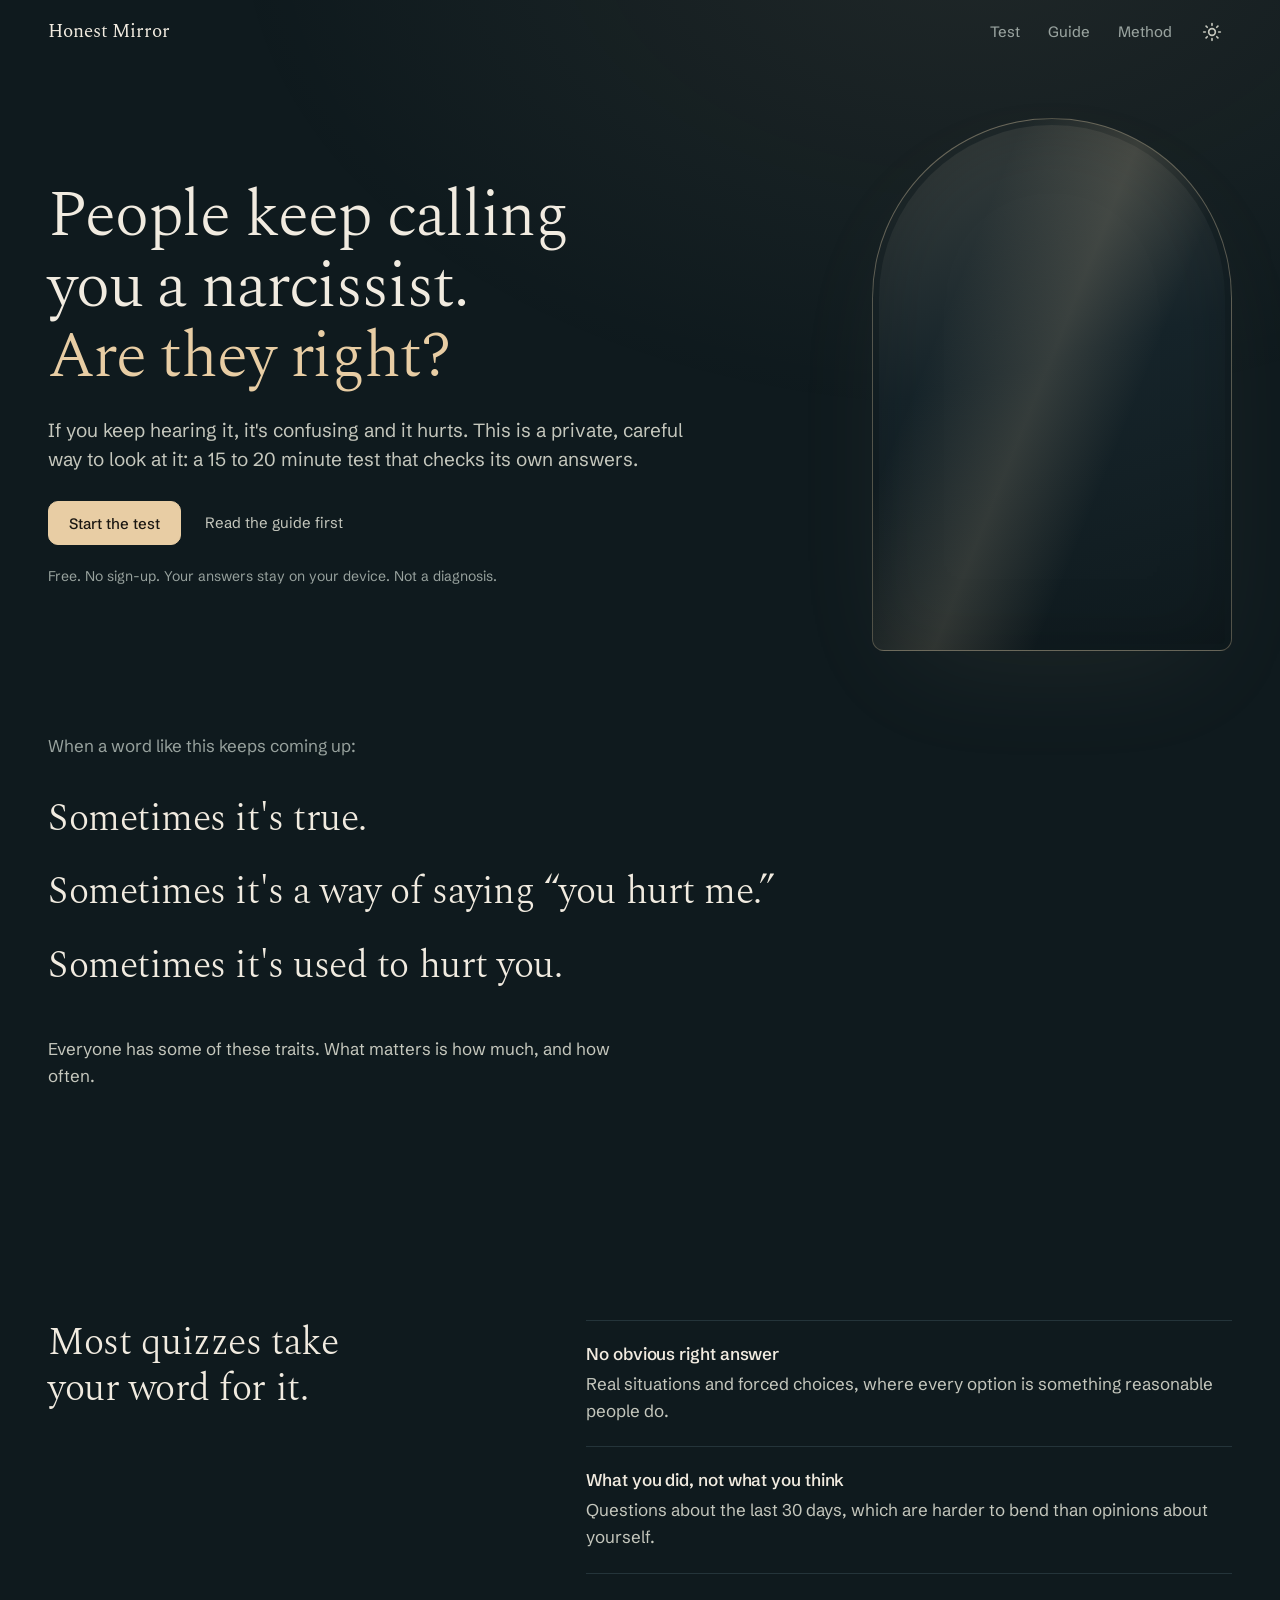
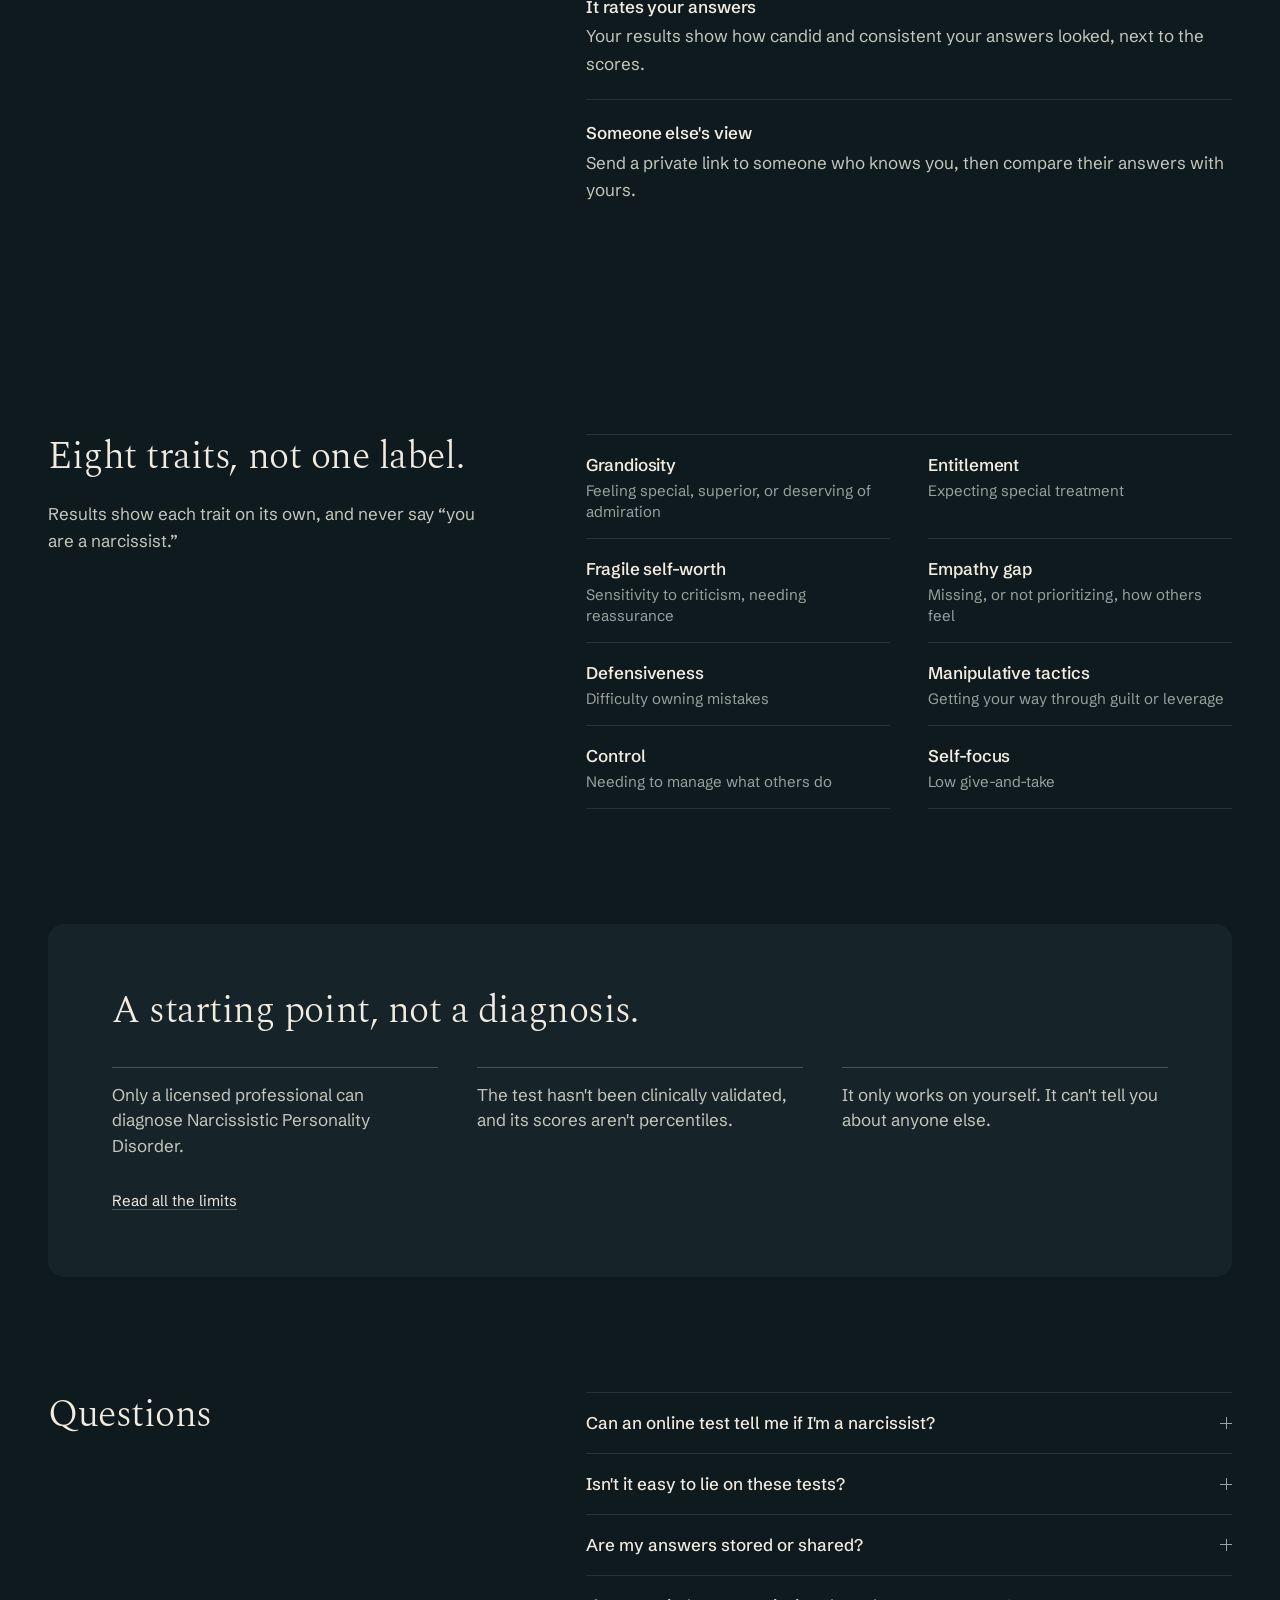
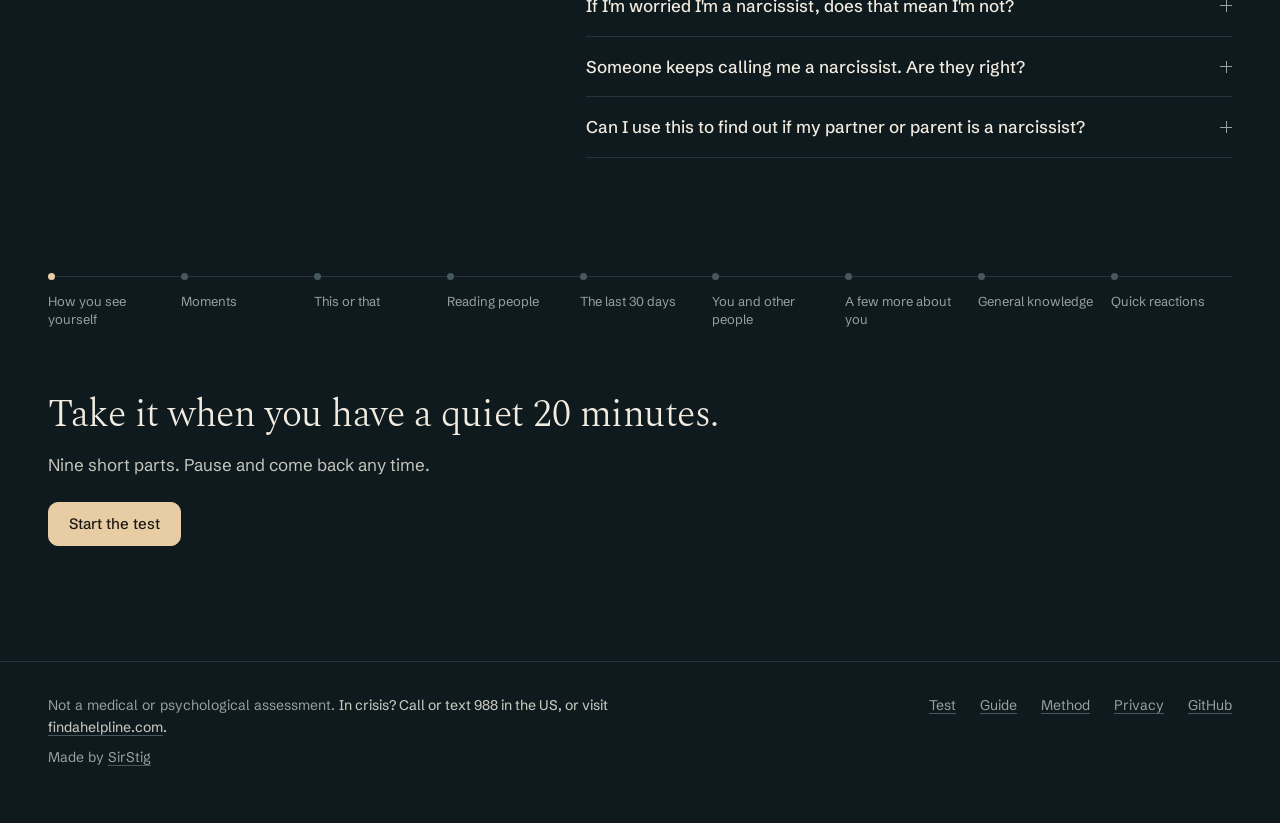
<file: index.html>
<!doctype html>
<html lang="en">
<head>
  <meta charset="utf-8">
  <meta name="viewport" content="width=device-width, initial-scale=1, viewport-fit=cover">
  <title>Am I a Narcissist? A Free, In-Depth Self-Reflection Test | Honest Mirror</title>
  <meta name="description" content="Keep getting called a narcissist, manipulative, or controlling? A free, private self-reflection test that checks its own answers and can compare them with the view of someone who knows you. Not a diagnosis.">
  <link rel="canonical" href="https://sirstig.github.io/honest-mirror/">
  <meta name="theme-color" content="#0f1a1e">
  <meta name="color-scheme" content="dark light">
  <meta property="og:type" content="website">
  <meta property="og:site_name" content="Honest Mirror">
  <meta property="og:title" content="Am I a Narcissist? A self-reflection test that checks its own answers">
  <meta property="og:description" content="Free, private, and hard to flatter yourself on. For anyone who keeps being called a narcissist, manipulative, controlling, or selfish. Not a diagnosis.">
  <meta property="og:url" content="https://sirstig.github.io/honest-mirror/">
  <meta property="og:image" content="https://sirstig.github.io/honest-mirror/assets/img/og.png">
  <meta property="og:image:width" content="1200">
  <meta property="og:image:height" content="630">
  <meta name="twitter:card" content="summary_large_image">
  <meta name="twitter:title" content="Am I a Narcissist? A self-reflection test that checks its own answers">
  <meta name="twitter:description" content="Free, private, and hard to flatter yourself on. Not a diagnosis.">
  <meta name="twitter:image" content="https://sirstig.github.io/honest-mirror/assets/img/og.png">
  <link rel="icon" href="assets/img/favicon.svg" type="image/svg+xml">
  <link rel="apple-touch-icon" href="assets/img/icon-192.png">
  <link rel="manifest" href="site.webmanifest">
  <link rel="preload" href="assets/fonts/schibsted-grotesk-latin-wght-normal.woff2" as="font" type="font/woff2" crossorigin>
  <link rel="stylesheet" href="assets/css/style.css">
  <script>(function(){try{document.documentElement.dataset.theme=localStorage.getItem("hm-theme")||"dark";}catch(e){}})();</script>
  <script type="application/ld+json">
  {
    "@context": "https://schema.org",
    "@graph": [
      {
        "@type": "WebSite",
        "name": "Honest Mirror",
        "url": "https://sirstig.github.io/honest-mirror/",
        "description": "A free, private, in-depth self-reflection test for narcissistic, manipulative, controlling, and self-focused traits.",
        "author": { "@type": "Person", "name": "SirStig", "url": "https://github.com/SirStig" }
      },
      {
        "@type": "WebApplication",
        "name": "Honest Mirror Self-Reflection Test",
        "url": "https://sirstig.github.io/honest-mirror/test/",
        "applicationCategory": "HealthApplication",
        "operatingSystem": "Any",
        "isAccessibleForFree": true,
        "offers": { "@type": "Offer", "price": "0", "priceCurrency": "USD" },
        "author": { "@type": "Person", "name": "SirStig", "url": "https://github.com/SirStig" }
      },
      {
        "@type": "FAQPage",
        "mainEntity": [
          { "@type": "Question", "name": "Can an online test tell me if I'm a narcissist?", "acceptedAnswer": { "@type": "Answer", "text": "No. Only a licensed mental health professional can diagnose Narcissistic Personality Disorder. This test shows which traits came through in your answers and how far those answers can be trusted." } },
          { "@type": "Question", "name": "Isn't it easy to lie on these tests?", "acceptedAnswer": { "@type": "Answer", "text": "On short quizzes, yes. This one makes it harder and more visible, with scenarios that have no obvious right answer, questions about recent behavior, built-in checks, and optional ratings from someone who knows you. A determined person can still fake it." } },
          { "@type": "Question", "name": "Are my answers stored or shared?", "acceptedAnswer": { "@type": "Answer", "text": "They stay in your browser, on your device. There are no accounts, no analytics, and no server receiving your answers. Clearing your browser data erases them." } },
          { "@type": "Question", "name": "If I'm worried I'm a narcissist, does that mean I'm not?", "acceptedAnswer": { "@type": "Answer", "text": "Not necessarily. That's a popular myth. People with narcissistic traits can be self-aware, especially those with more vulnerable traits. Worrying about your impact is a good sign, but it isn't proof either way." } },
          { "@type": "Question", "name": "Someone keeps calling me a narcissist. Are they right?", "acceptedAnswer": { "@type": "Answer", "text": "Maybe, partly, or not at all. The word can point at a real pattern, stand in for \"you hurt me,\" or be used as a weapon." } },
          { "@type": "Question", "name": "Can I use this to find out if my partner or parent is a narcissist?", "acceptedAnswer": { "@type": "Answer", "text": "No. It only works for looking at yourself. Answering for someone else won't give meaningful results." } }
        ]
      }
    ]
  }
  </script>
</head>
<body>
  <a class="skip" href="#main">Skip to content</a>
  <header class="site-header">
    <div class="wrap">
      <a class="brand" href="./" aria-label="Honest Mirror home">Honest Mirror</a>
      <div class="header-right">
        <nav class="nav" aria-label="Main">
          <a href="test/">Test</a>
          <a href="learn/">Guide</a>
          <a href="about/">Method</a>
        </nav>
        <button class="icon-btn" type="button" data-theme-toggle aria-label="Switch theme"><svg class="theme-sun" viewBox="0 0 24 24" fill="none" stroke="currentColor" stroke-width="2" stroke-linecap="round" aria-hidden="true"><circle cx="12" cy="12" r="4"/><path d="M12 2v2M12 20v2M4.9 4.9l1.4 1.4M17.7 17.7l1.4 1.4M2 12h2M20 12h2M4.9 19.1l1.4-1.4M17.7 6.3l1.4-1.4"/></svg><svg class="theme-moon" viewBox="0 0 24 24" fill="none" stroke="currentColor" stroke-width="2" stroke-linecap="round" stroke-linejoin="round" aria-hidden="true"><path d="M21 12.8A9 9 0 1 1 11.2 3a7 7 0 0 0 9.8 9.8z"/></svg></button>
      </div>
    </div>
  </header>

  <main id="main">
    <section class="hero wrap">
      <div>
        <h1>People keep calling you a narcissist. <span>Are they right?</span></h1>
        <p class="lede">If you keep hearing it, it's confusing and it hurts. This is a private, careful way to look at it: a 15 to 20 minute test that checks its own answers.</p>
        <div class="cta">
          <a class="btn" href="test/">Start the test</a>
          <a href="learn/">Read the guide first</a>
        </div>
        <p class="facts">Free. No sign-up. Your answers stay on your device. Not a diagnosis.</p>
      </div>
      <div class="mirror" aria-hidden="true"></div>
    </section>

    <section class="section tight">
      <div class="wrap said">
        <p class="said-lead">When a word like this keeps coming up:</p>
        <ul class="said-list">
          <li>Sometimes it's true.</li>
          <li>Sometimes it's a way of saying “you hurt me.”</li>
          <li>Sometimes it's used to hurt you.</li>
        </ul>
        <p>Everyone has some of these traits. What matters is how much, and how often.</p>
      </div>
    </section>

    <section class="section">
      <div class="wrap section-grid">
        <h2>Most quizzes take your word for it.</h2>
        <ul class="rows">
          <li><h3>No obvious right answer</h3><p>Real situations and forced choices, where every option is something reasonable people do.</p></li>
          <li><h3>What you did, not what you think</h3><p>Questions about the last 30 days, which are harder to bend than opinions about yourself.</p></li>
          <li><h3>It rates your answers</h3><p>Your results show how candid and consistent your answers looked, next to the scores.</p></li>
          <li><h3>Someone else's view</h3><p>Send a private link to someone who knows you, then compare their answers with yours.</p></li>
        </ul>
      </div>
    </section>

    <section class="section">
      <div class="wrap section-grid">
        <div>
          <h2>Eight traits, not one label.</h2>
          <p>Results show each trait on its own, and never say “you are a narcissist.”</p>
        </div>
        <ul class="traits">
          <li><b>Grandiosity</b><span>Feeling special, superior, or deserving of admiration</span></li>
          <li><b>Entitlement</b><span>Expecting special treatment</span></li>
          <li><b>Fragile self-worth</b><span>Sensitivity to criticism, needing reassurance</span></li>
          <li><b>Empathy gap</b><span>Missing, or not prioritizing, how others feel</span></li>
          <li><b>Defensiveness</b><span>Difficulty owning mistakes</span></li>
          <li><b>Manipulative tactics</b><span>Getting your way through guilt or leverage</span></li>
          <li><b>Control</b><span>Needing to manage what others do</span></li>
          <li><b>Self-focus</b><span>Low give-and-take</span></li>
        </ul>
      </div>
    </section>

    <section class="wrap">
      <div class="limits">
        <h2>A starting point, not a diagnosis.</h2>
        <ul>
          <li>Only a licensed professional can diagnose Narcissistic Personality Disorder.</li>
          <li>The test hasn't been clinically validated, and its scores aren't percentiles.</li>
          <li>It only works on yourself. It can't tell you about anyone else.</li>
        </ul>
        <a href="about/#limits">Read all the limits</a>
      </div>
    </section>

    <section class="section">
      <div class="wrap section-grid">
        <h2>Questions</h2>
        <div class="faq-list">
          <details class="faq"><summary>Can an online test tell me if I'm a narcissist?</summary><p>No. Only a licensed mental health professional can diagnose Narcissistic Personality Disorder. This test shows which traits came through in your answers and how far those answers can be trusted.</p></details>
          <details class="faq"><summary>Isn't it easy to lie on these tests?</summary><p>On short quizzes, yes. This one makes it harder and more visible, with scenarios that have no obvious right answer, questions about recent behavior, built-in checks, and optional ratings from someone who knows you. A determined person can still fake it. <a href="about/">See the method.</a></p></details>
          <details class="faq"><summary>Are my answers stored or shared?</summary><p>They stay in your browser, on your device. There are no accounts, no analytics, and no server receiving your answers. Clearing your browser data erases them.</p></details>
          <details class="faq"><summary>If I'm worried I'm a narcissist, does that mean I'm not?</summary><p>Not necessarily. That's a popular myth. People with narcissistic traits can be self-aware, especially those with more vulnerable traits. Worrying about your impact is a good sign, but it isn't proof either way.</p></details>
          <details class="faq"><summary>Someone keeps calling me a narcissist. Are they right?</summary><p>Maybe, partly, or not at all. The word can point at a real pattern, stand in for “you hurt me,” or be used as a weapon. <a href="learn/#called">The guide covers how to tell the difference.</a></p></details>
          <details class="faq"><summary>Can I use this to find out if my partner or parent is a narcissist?</summary><p>No. It only works for looking at yourself. To make sense of someone in your life, start with the <a href="learn/">guide</a>. If you feel unsafe, the <a href="https://www.thehotline.org/" target="_blank" rel="noopener">National Domestic Violence Hotline</a> is free and confidential.</p></details>
        </div>
      </div>
    </section>

    <section class="close">
      <div class="wrap">
        <ol class="line" aria-label="The nine parts of the test">
          <li>How you see yourself</li>
          <li>Moments</li>
          <li>This or that</li>
          <li>Reading people</li>
          <li>The last 30 days</li>
          <li>You and other people</li>
          <li>A few more about you</li>
          <li>General knowledge</li>
          <li>Quick reactions</li>
        </ol>
        <h2 style="margin-top:64px">Take it when you have a quiet 20 minutes.</h2>
        <p>Nine short parts. Pause and come back any time.</p>
        <a class="btn" href="test/">Start the test</a>
      </div>
    </section>
  </main>

  <footer class="site-footer">
    <div class="wrap">
      <div>
        <p>Not a medical or psychological assessment. <strong>In crisis? Call or text 988 in the US, or visit <a href="https://findahelpline.com/" target="_blank" rel="noopener">findahelpline.com</a>.</strong></p>
        <p>Made by <a href="https://github.com/SirStig">SirStig</a></p>
      </div>
      <ul>
        <li><a href="test/">Test</a></li>
        <li><a href="learn/">Guide</a></li>
        <li><a href="about/">Method</a></li>
        <li><a href="about/#privacy">Privacy</a></li>
        <li><a href="https://github.com/SirStig">GitHub</a></li>
      </ul>
    </div>
  </footer>
  <script src="assets/js/site.js" defer></script>
</body>
</html>
</file>
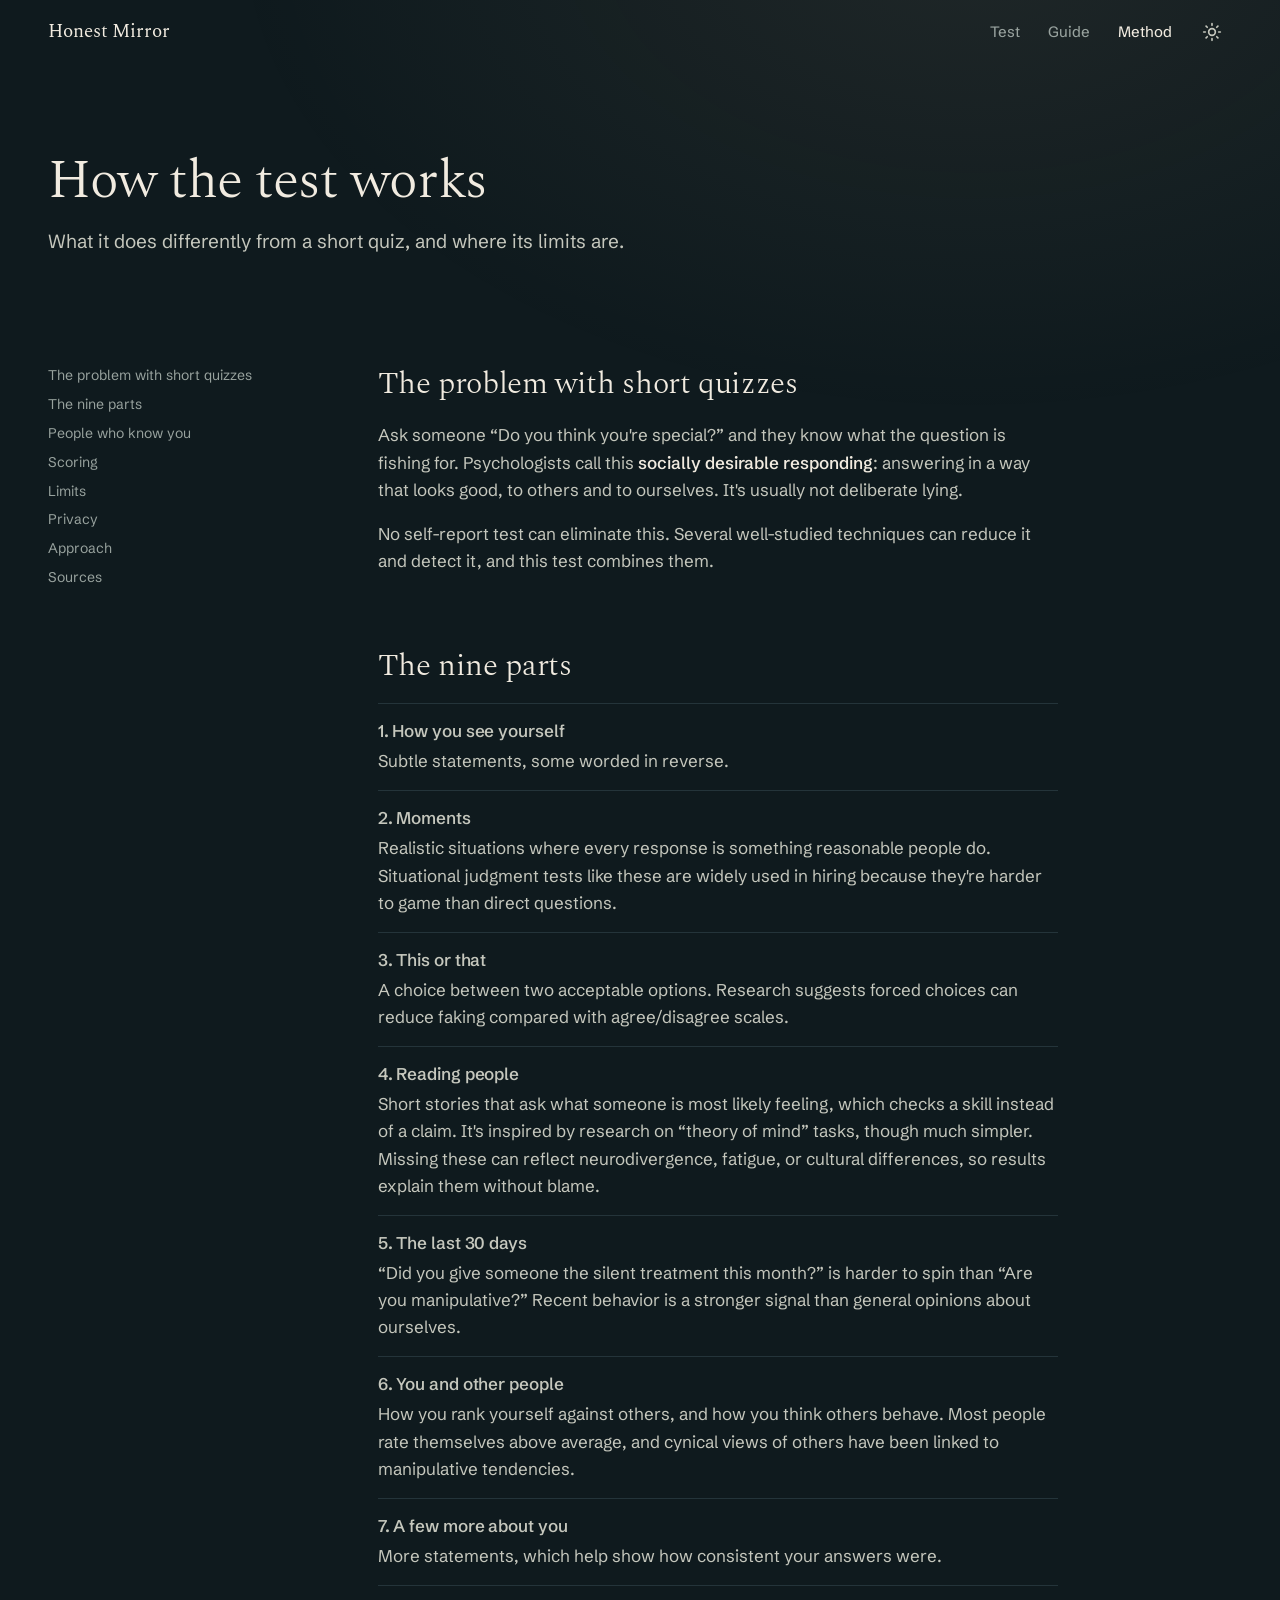
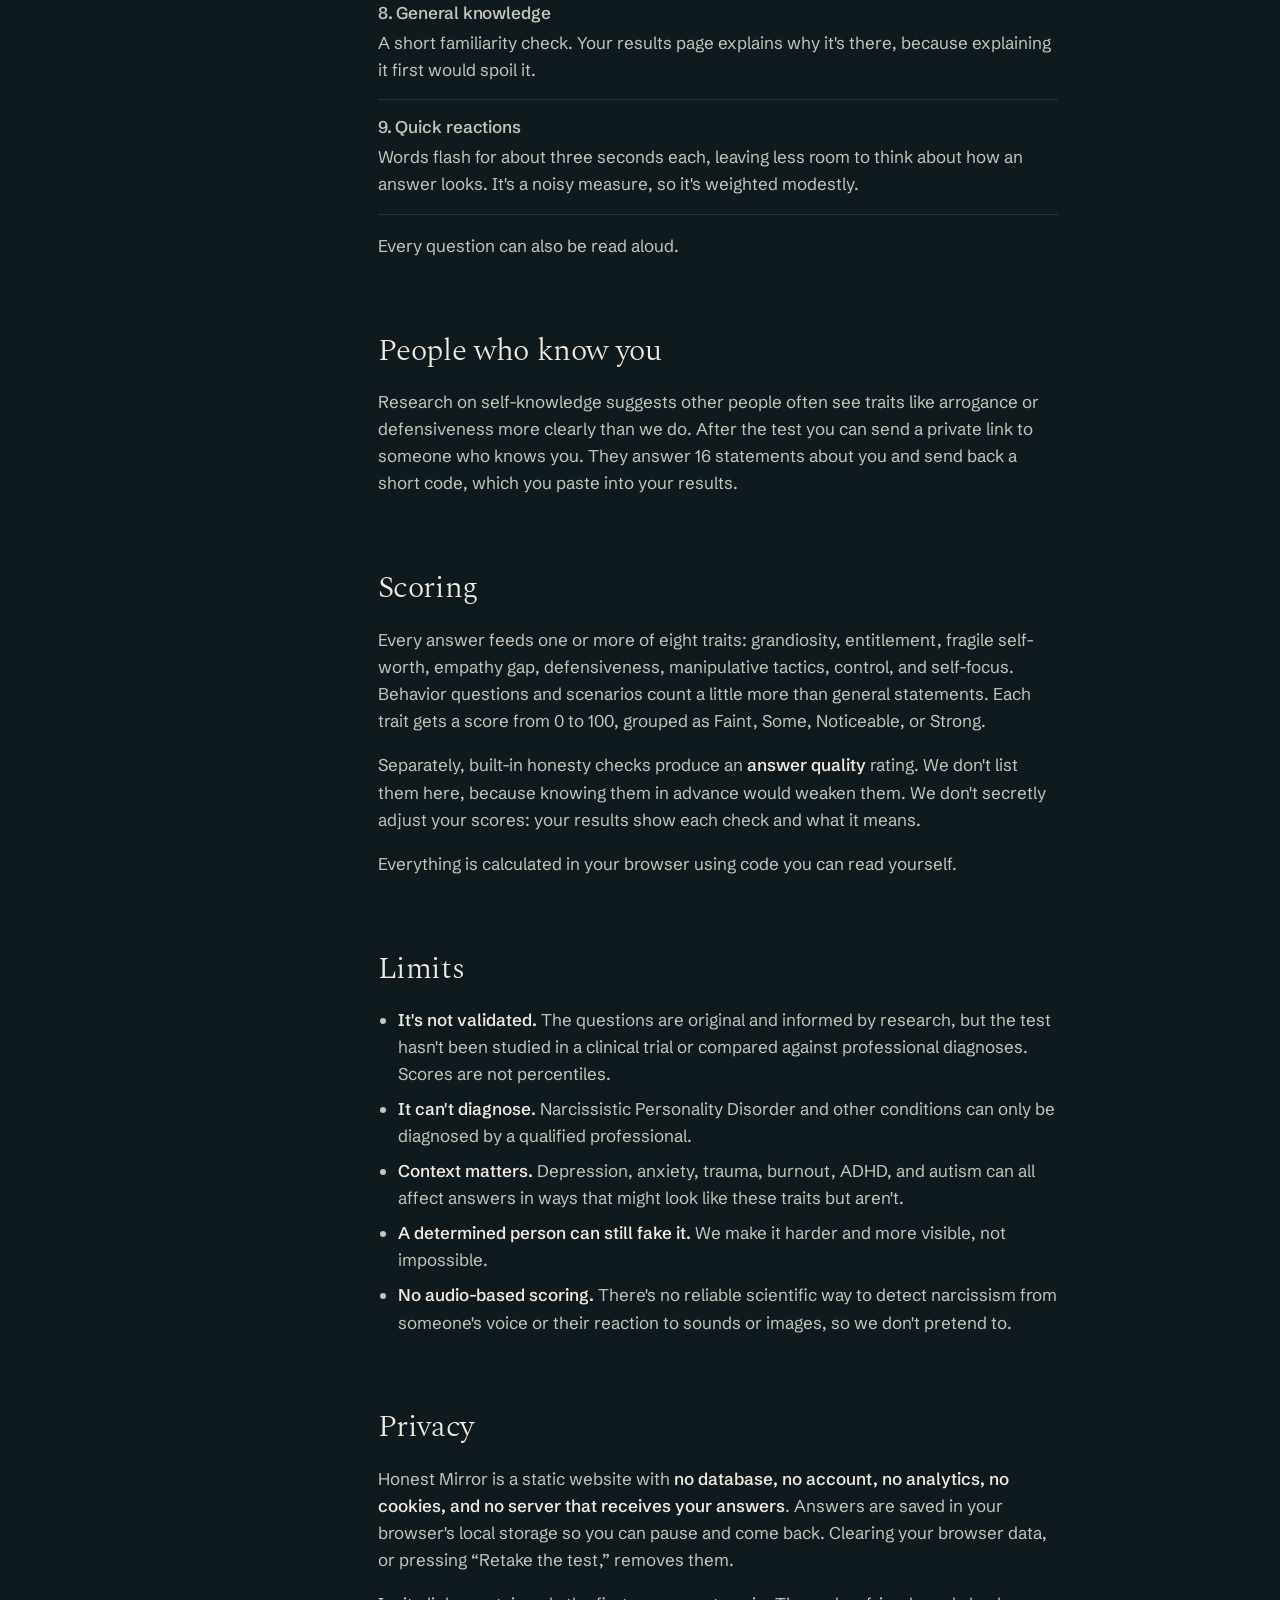
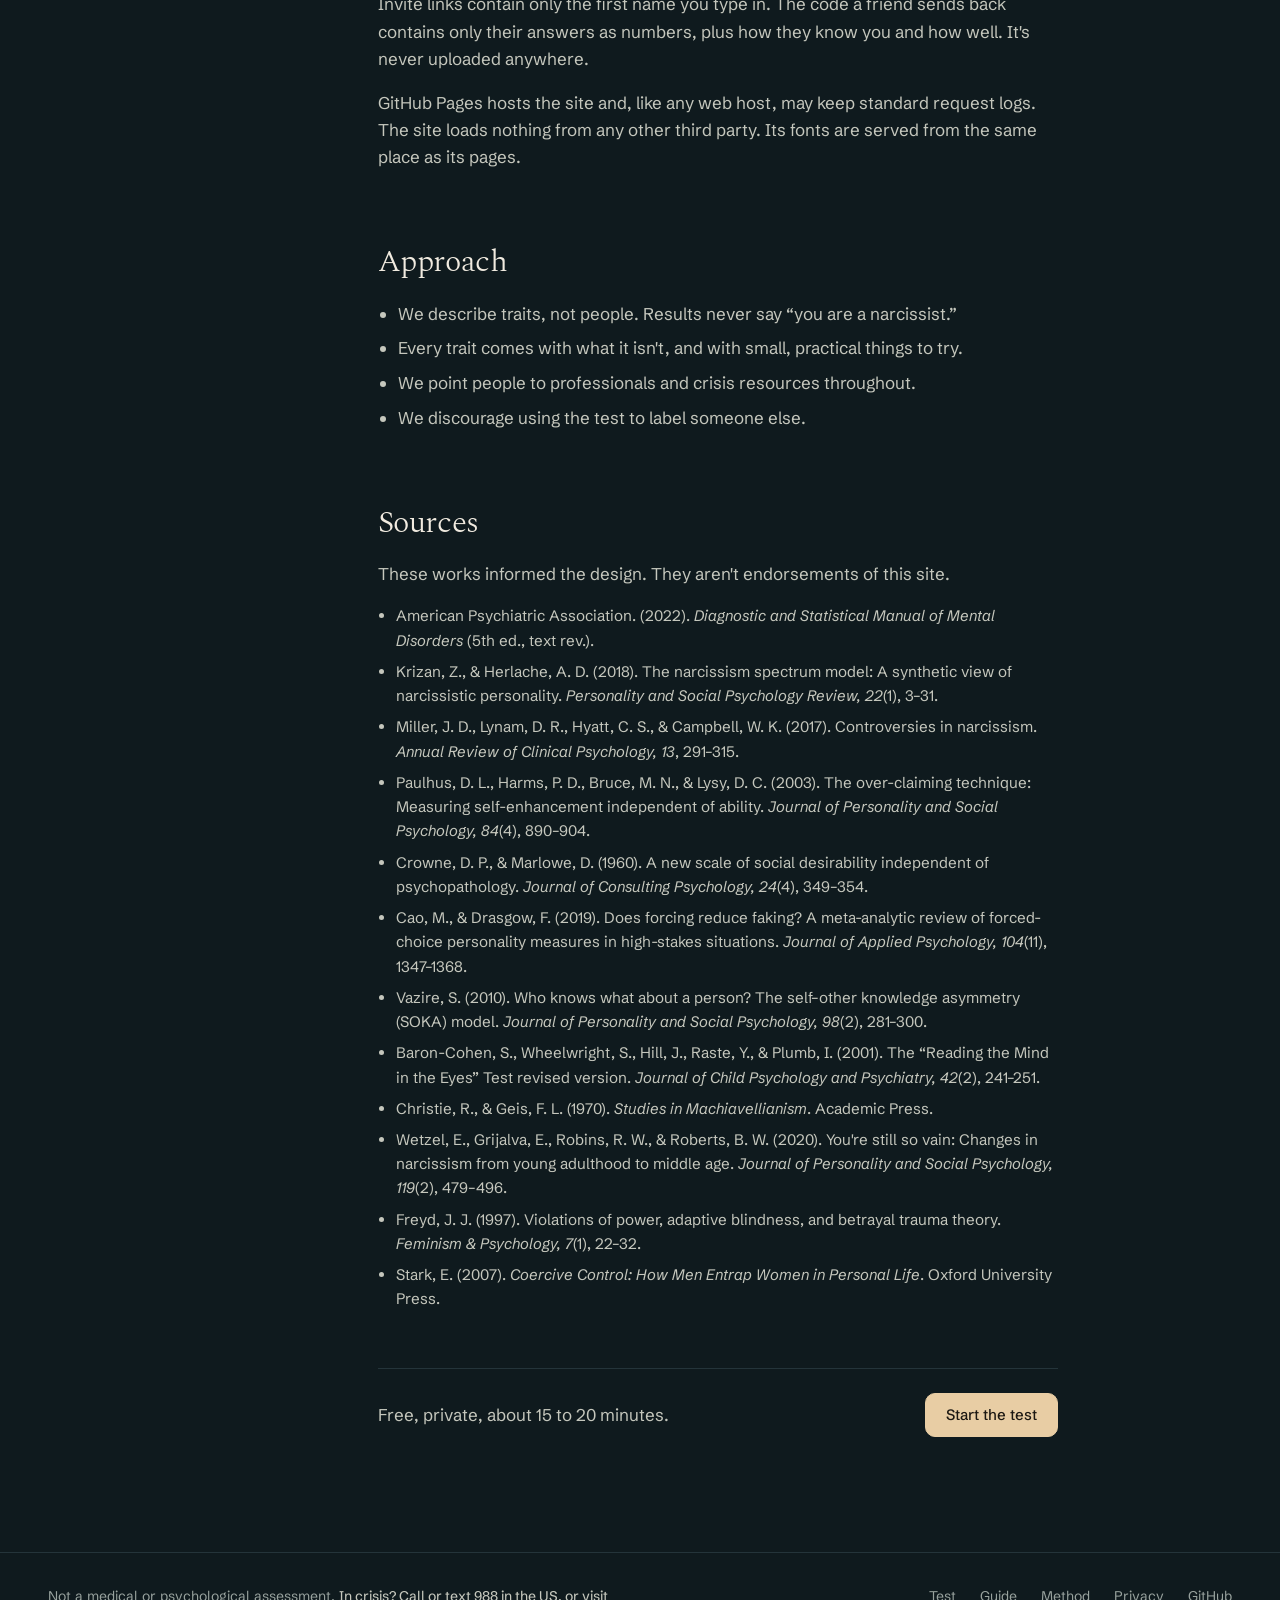
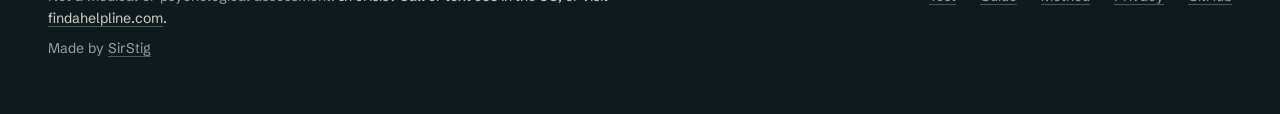
<file: about/index.html>
<!doctype html>
<html lang="en">
<head>
  <meta charset="utf-8">
  <meta name="viewport" content="width=device-width, initial-scale=1, viewport-fit=cover">
  <title>How the Test Works: Method, Limits, Privacy & Sources | Honest Mirror</title>
  <meta name="description" content="How Honest Mirror makes flattering answers harder: scenarios, forced choices, recent behavior, empathy stories, built-in checks, and ratings from someone who knows you. Plus its limits, privacy, and sources.">
  <link rel="canonical" href="https://sirstig.github.io/honest-mirror/about/">
  <meta name="theme-color" content="#0f1a1e">
  <meta name="color-scheme" content="dark light">
  <meta property="og:type" content="article">
  <meta property="og:site_name" content="Honest Mirror">
  <meta property="og:title" content="How the Honest Mirror test works">
  <meta property="og:description" content="The method, limits, privacy, and sources behind a test that checks its own answers.">
  <meta property="og:url" content="https://sirstig.github.io/honest-mirror/about/">
  <meta property="og:image" content="https://sirstig.github.io/honest-mirror/assets/img/og.png">
  <meta name="twitter:card" content="summary_large_image">
  <meta name="twitter:image" content="https://sirstig.github.io/honest-mirror/assets/img/og.png">
  <link rel="icon" href="../assets/img/favicon.svg" type="image/svg+xml">
  <link rel="apple-touch-icon" href="../assets/img/icon-192.png">
  <link rel="manifest" href="../site.webmanifest">
  <link rel="preload" href="../assets/fonts/schibsted-grotesk-latin-wght-normal.woff2" as="font" type="font/woff2" crossorigin>
  <link rel="stylesheet" href="../assets/css/style.css">
  <script>(function(){try{document.documentElement.dataset.theme=localStorage.getItem("hm-theme")||"dark";}catch(e){}})();</script>
</head>
<body>
  <a class="skip" href="#main">Skip to content</a>
  <header class="site-header">
    <div class="wrap">
      <a class="brand" href="../" aria-label="Honest Mirror home">Honest Mirror</a>
      <div class="header-right">
        <nav class="nav" aria-label="Main">
          <a href="../test/">Test</a>
          <a href="../learn/">Guide</a>
          <a href="./" aria-current="page">Method</a>
        </nav>
        <button class="icon-btn" type="button" data-theme-toggle aria-label="Switch theme"><svg class="theme-sun" viewBox="0 0 24 24" fill="none" stroke="currentColor" stroke-width="2" stroke-linecap="round" aria-hidden="true"><circle cx="12" cy="12" r="4"/><path d="M12 2v2M12 20v2M4.9 4.9l1.4 1.4M17.7 17.7l1.4 1.4M2 12h2M20 12h2M4.9 19.1l1.4-1.4M17.7 6.3l1.4-1.4"/></svg><svg class="theme-moon" viewBox="0 0 24 24" fill="none" stroke="currentColor" stroke-width="2" stroke-linecap="round" stroke-linejoin="round" aria-hidden="true"><path d="M21 12.8A9 9 0 1 1 11.2 3a7 7 0 0 0 9.8 9.8z"/></svg></button>
      </div>
    </div>
  </header>

  <main id="main">
    <div class="wrap page-head">
      <h1>How the test works</h1>
      <p>What it does differently from a short quiz, and where its limits are.</p>
    </div>

    <div class="wrap doc">
      <nav class="toc" aria-label="On this page">
        <ol>
          <li><a href="#problem">The problem with short quizzes</a></li>
          <li><a href="#methods">The nine parts</a></li>
          <li><a href="#others">People who know you</a></li>
          <li><a href="#scoring">Scoring</a></li>
          <li><a href="#limits">Limits</a></li>
          <li><a href="#privacy">Privacy</a></li>
          <li><a href="#ethics">Approach</a></li>
          <li><a href="#sources">Sources</a></li>
        </ol>
      </nav>

      <article class="prose">
        <h2 id="problem">The problem with short quizzes</h2>
        <p>Ask someone “Do you think you're special?” and they know what the question is fishing for. Psychologists call this <strong>socially desirable responding</strong>: answering in a way that looks good, to others and to ourselves. It's usually not deliberate lying.</p>
        <p>No self-report test can eliminate this. Several well-studied techniques can reduce it and detect it, and this test combines them.</p>

        <h2 id="methods">The nine parts</h2>
        <ol class="parts">
          <li><h3>1. How you see yourself</h3><p>Subtle statements, some worded in reverse.</p></li>
          <li><h3>2. Moments</h3><p>Realistic situations where every response is something reasonable people do. Situational judgment tests like these are widely used in hiring because they're harder to game than direct questions.</p></li>
          <li><h3>3. This or that</h3><p>A choice between two acceptable options. Research suggests forced choices can reduce faking compared with agree/disagree scales.</p></li>
          <li><h3>4. Reading people</h3><p>Short stories that ask what someone is most likely feeling, which checks a skill instead of a claim. It's inspired by research on “theory of mind” tasks, though much simpler. Missing these can reflect neurodivergence, fatigue, or cultural differences, so results explain them without blame.</p></li>
          <li><h3>5. The last 30 days</h3><p>“Did you give someone the silent treatment this month?” is harder to spin than “Are you manipulative?” Recent behavior is a stronger signal than general opinions about ourselves.</p></li>
          <li><h3>6. You and other people</h3><p>How you rank yourself against others, and how you think others behave. Most people rate themselves above average, and cynical views of others have been linked to manipulative tendencies.</p></li>
          <li><h3>7. A few more about you</h3><p>More statements, which help show how consistent your answers were.</p></li>
          <li><h3>8. General knowledge</h3><p>A short familiarity check. Your results page explains why it's there, because explaining it first would spoil it.</p></li>
          <li><h3>9. Quick reactions</h3><p>Words flash for about three seconds each, leaving less room to think about how an answer looks. It's a noisy measure, so it's weighted modestly.</p></li>
        </ol>
        <p>Every question can also be read aloud.</p>

        <h2 id="others">People who know you</h2>
        <p>Research on self-knowledge suggests other people often see traits like arrogance or defensiveness more clearly than we do. After the test you can send a private link to someone who knows you. They answer 16 statements about you and send back a short code, which you paste into your results.</p>

        <h2 id="scoring">Scoring</h2>
        <p>Every answer feeds one or more of eight traits: grandiosity, entitlement, fragile self-worth, empathy gap, defensiveness, manipulative tactics, control, and self-focus. Behavior questions and scenarios count a little more than general statements. Each trait gets a score from 0 to 100, grouped as Faint, Some, Noticeable, or Strong.</p>
        <p>Separately, built-in honesty checks produce an <strong>answer quality</strong> rating. We don't list them here, because knowing them in advance would weaken them. We don't secretly adjust your scores: your results show each check and what it means.</p>
        <p>Everything is calculated in your browser using code you can read yourself.</p>

        <h2 id="limits">Limits</h2>
        <ul>
          <li><strong>It's not validated.</strong> The questions are original and informed by research, but the test hasn't been studied in a clinical trial or compared against professional diagnoses. Scores are not percentiles.</li>
          <li><strong>It can't diagnose.</strong> Narcissistic Personality Disorder and other conditions can only be diagnosed by a qualified professional.</li>
          <li><strong>Context matters.</strong> Depression, anxiety, trauma, burnout, ADHD, and autism can all affect answers in ways that might look like these traits but aren't.</li>
          <li><strong>A determined person can still fake it.</strong> We make it harder and more visible, not impossible.</li>
          <li><strong>No audio-based scoring.</strong> There's no reliable scientific way to detect narcissism from someone's voice or their reaction to sounds or images, so we don't pretend to.</li>
        </ul>

        <h2 id="privacy">Privacy</h2>
        <p>Honest Mirror is a static website with <strong>no database, no account, no analytics, no cookies, and no server that receives your answers</strong>. Answers are saved in your browser's local storage so you can pause and come back. Clearing your browser data, or pressing “Retake the test,” removes them.</p>
        <p>Invite links contain only the first name you type in. The code a friend sends back contains only their answers as numbers, plus how they know you and how well. It's never uploaded anywhere.</p>
        <p>GitHub Pages hosts the site and, like any web host, may keep standard request logs. The site loads nothing from any other third party. Its fonts are served from the same place as its pages.</p>

        <h2 id="ethics">Approach</h2>
        <ul>
          <li>We describe traits, not people. Results never say “you are a narcissist.”</li>
          <li>Every trait comes with what it isn't, and with small, practical things to try.</li>
          <li>We point people to professionals and crisis resources throughout.</li>
          <li>We discourage using the test to label someone else.</li>
        </ul>

        <h2 id="sources">Sources</h2>
        <p>These works informed the design. They aren't endorsements of this site.</p>
        <ul class="sources">
          <li>American Psychiatric Association. (2022). <em>Diagnostic and Statistical Manual of Mental Disorders</em> (5th ed., text rev.).</li>
          <li>Krizan, Z., & Herlache, A. D. (2018). The narcissism spectrum model: A synthetic view of narcissistic personality. <em>Personality and Social Psychology Review, 22</em>(1), 3–31.</li>
          <li>Miller, J. D., Lynam, D. R., Hyatt, C. S., & Campbell, W. K. (2017). Controversies in narcissism. <em>Annual Review of Clinical Psychology, 13</em>, 291–315.</li>
          <li>Paulhus, D. L., Harms, P. D., Bruce, M. N., & Lysy, D. C. (2003). The over-claiming technique: Measuring self-enhancement independent of ability. <em>Journal of Personality and Social Psychology, 84</em>(4), 890–904.</li>
          <li>Crowne, D. P., & Marlowe, D. (1960). A new scale of social desirability independent of psychopathology. <em>Journal of Consulting Psychology, 24</em>(4), 349–354.</li>
          <li>Cao, M., & Drasgow, F. (2019). Does forcing reduce faking? A meta-analytic review of forced-choice personality measures in high-stakes situations. <em>Journal of Applied Psychology, 104</em>(11), 1347–1368.</li>
          <li>Vazire, S. (2010). Who knows what about a person? The self–other knowledge asymmetry (SOKA) model. <em>Journal of Personality and Social Psychology, 98</em>(2), 281–300.</li>
          <li>Baron-Cohen, S., Wheelwright, S., Hill, J., Raste, Y., & Plumb, I. (2001). The “Reading the Mind in the Eyes” Test revised version. <em>Journal of Child Psychology and Psychiatry, 42</em>(2), 241–251.</li>
          <li>Christie, R., & Geis, F. L. (1970). <em>Studies in Machiavellianism</em>. Academic Press.</li>
          <li>Wetzel, E., Grijalva, E., Robins, R. W., & Roberts, B. W. (2020). You're still so vain: Changes in narcissism from young adulthood to middle age. <em>Journal of Personality and Social Psychology, 119</em>(2), 479–496.</li>
          <li>Freyd, J. J. (1997). Violations of power, adaptive blindness, and betrayal trauma theory. <em>Feminism & Psychology, 7</em>(1), 22–32.</li>
          <li>Stark, E. (2007). <em>Coercive Control: How Men Entrap Women in Personal Life</em>. Oxford University Press.</li>
        </ul>

        <div class="end-cta">
          <p>Free, private, about 15 to 20 minutes.</p>
          <a class="btn" href="../test/">Start the test</a>
        </div>
      </article>
    </div>
  </main>

  <footer class="site-footer">
    <div class="wrap">
      <div>
        <p>Not a medical or psychological assessment. <strong>In crisis? Call or text 988 in the US, or visit <a href="https://findahelpline.com/" target="_blank" rel="noopener">findahelpline.com</a>.</strong></p>
        <p>Made by <a href="https://github.com/SirStig">SirStig</a></p>
      </div>
      <ul>
        <li><a href="../test/">Test</a></li>
        <li><a href="../learn/">Guide</a></li>
        <li><a href="./">Method</a></li>
        <li><a href="#privacy">Privacy</a></li>
        <li><a href="https://github.com/SirStig">GitHub</a></li>
      </ul>
    </div>
  </footer>
  <script src="../assets/js/site.js" defer></script>
</body>
</html>
</file>
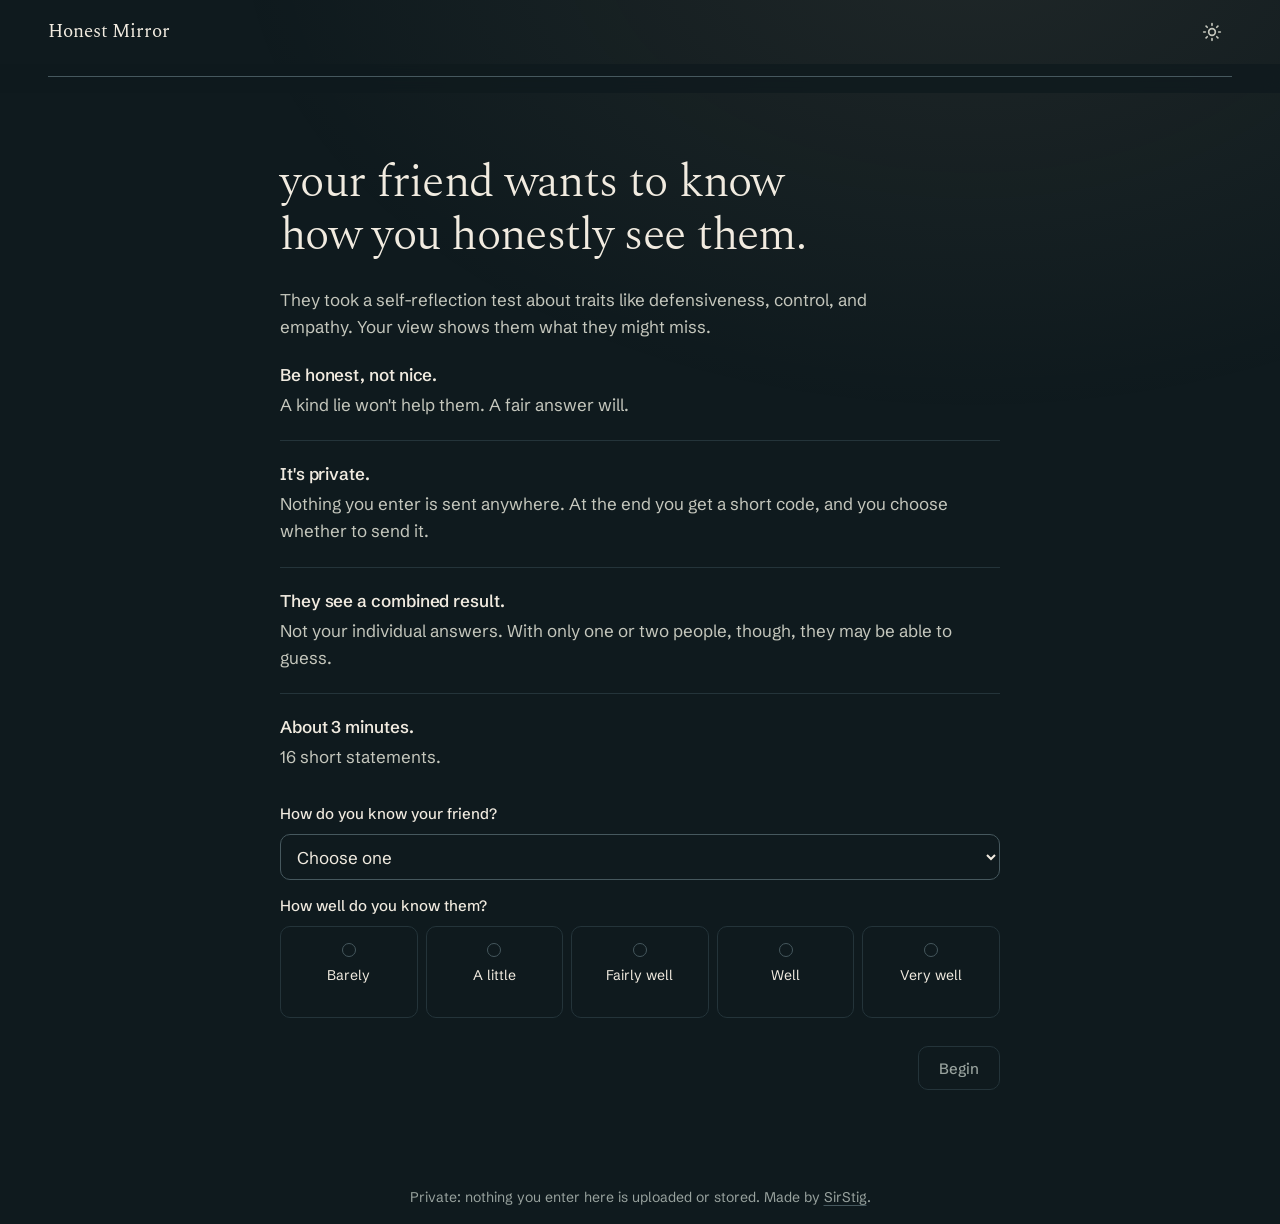
<file: friend/index.html>
<!doctype html>
<html lang="en">
<head>
  <meta charset="utf-8">
  <meta name="viewport" content="width=device-width, initial-scale=1, viewport-fit=cover">
  <title>How do you see them? · Honest Mirror</title>
  <meta name="description" content="Someone you know asked for your honest, private view of them. 16 short statements, about 3 minutes.">
  <meta name="robots" content="noindex">
  <meta name="theme-color" content="#0f1a1e">
  <meta name="color-scheme" content="dark light">
  <meta property="og:type" content="website">
  <meta property="og:site_name" content="Honest Mirror">
  <meta property="og:title" content="Someone wants your honest view of them">
  <meta property="og:description" content="16 short statements, about 3 minutes. Private, and nothing is uploaded.">
  <meta property="og:image" content="https://sirstig.github.io/honest-mirror/assets/img/og.png">
  <meta name="twitter:card" content="summary_large_image">
  <link rel="icon" href="../assets/img/favicon.svg" type="image/svg+xml">
  <link rel="apple-touch-icon" href="../assets/img/icon-192.png">
  <link rel="preload" href="../assets/fonts/schibsted-grotesk-latin-wght-normal.woff2" as="font" type="font/woff2" crossorigin>
  <link rel="stylesheet" href="../assets/css/style.css">
  <script>(function(){try{document.documentElement.dataset.theme=localStorage.getItem("hm-theme")||"dark";}catch(e){}})();</script>
</head>
<body>
  <a class="skip" href="#stage">Skip to the questions</a>
  <header class="site-header">
    <div class="wrap">
      <a class="brand" href="../" aria-label="Honest Mirror home">Honest Mirror</a>
      <div class="header-right">
        <button class="icon-btn" type="button" data-theme-toggle aria-label="Switch theme"><svg class="theme-sun" viewBox="0 0 24 24" fill="none" stroke="currentColor" stroke-width="2" stroke-linecap="round" aria-hidden="true"><circle cx="12" cy="12" r="4"/><path d="M12 2v2M12 20v2M4.9 4.9l1.4 1.4M17.7 17.7l1.4 1.4M2 12h2M20 12h2M4.9 19.1l1.4-1.4M17.7 6.3l1.4-1.4"/></svg><svg class="theme-moon" viewBox="0 0 24 24" fill="none" stroke="currentColor" stroke-width="2" stroke-linecap="round" stroke-linejoin="round" aria-hidden="true"><path d="M21 12.8A9 9 0 1 1 11.2 3a7 7 0 0 0 9.8 9.8z"/></svg></button>
      </div>
    </div>
  </header>

  <main class="app">
    <div class="progress-shell" id="progress">
      <div class="wrap">
        <div class="progress-track" aria-hidden="true"><div class="progress-bar" id="progress-bar"></div></div>
      </div>
    </div>
    <div class="stage" id="stage">
      <noscript><div class="screen"><h1 class="screen-title">This page needs JavaScript</h1><p>Everything runs privately in your browser. Please enable JavaScript and reload.</p></div></noscript>
    </div>
    <p class="disclaimer-strip">Private: nothing you enter here is uploaded or stored. Made by <a href="https://github.com/SirStig">SirStig</a>.</p>
  </main>

  <script src="../assets/js/site.js" defer></script>
  <script src="../assets/js/questions.js" defer></script>
  <script src="../assets/js/friend.js" defer></script>
</body>
</html>
</file>
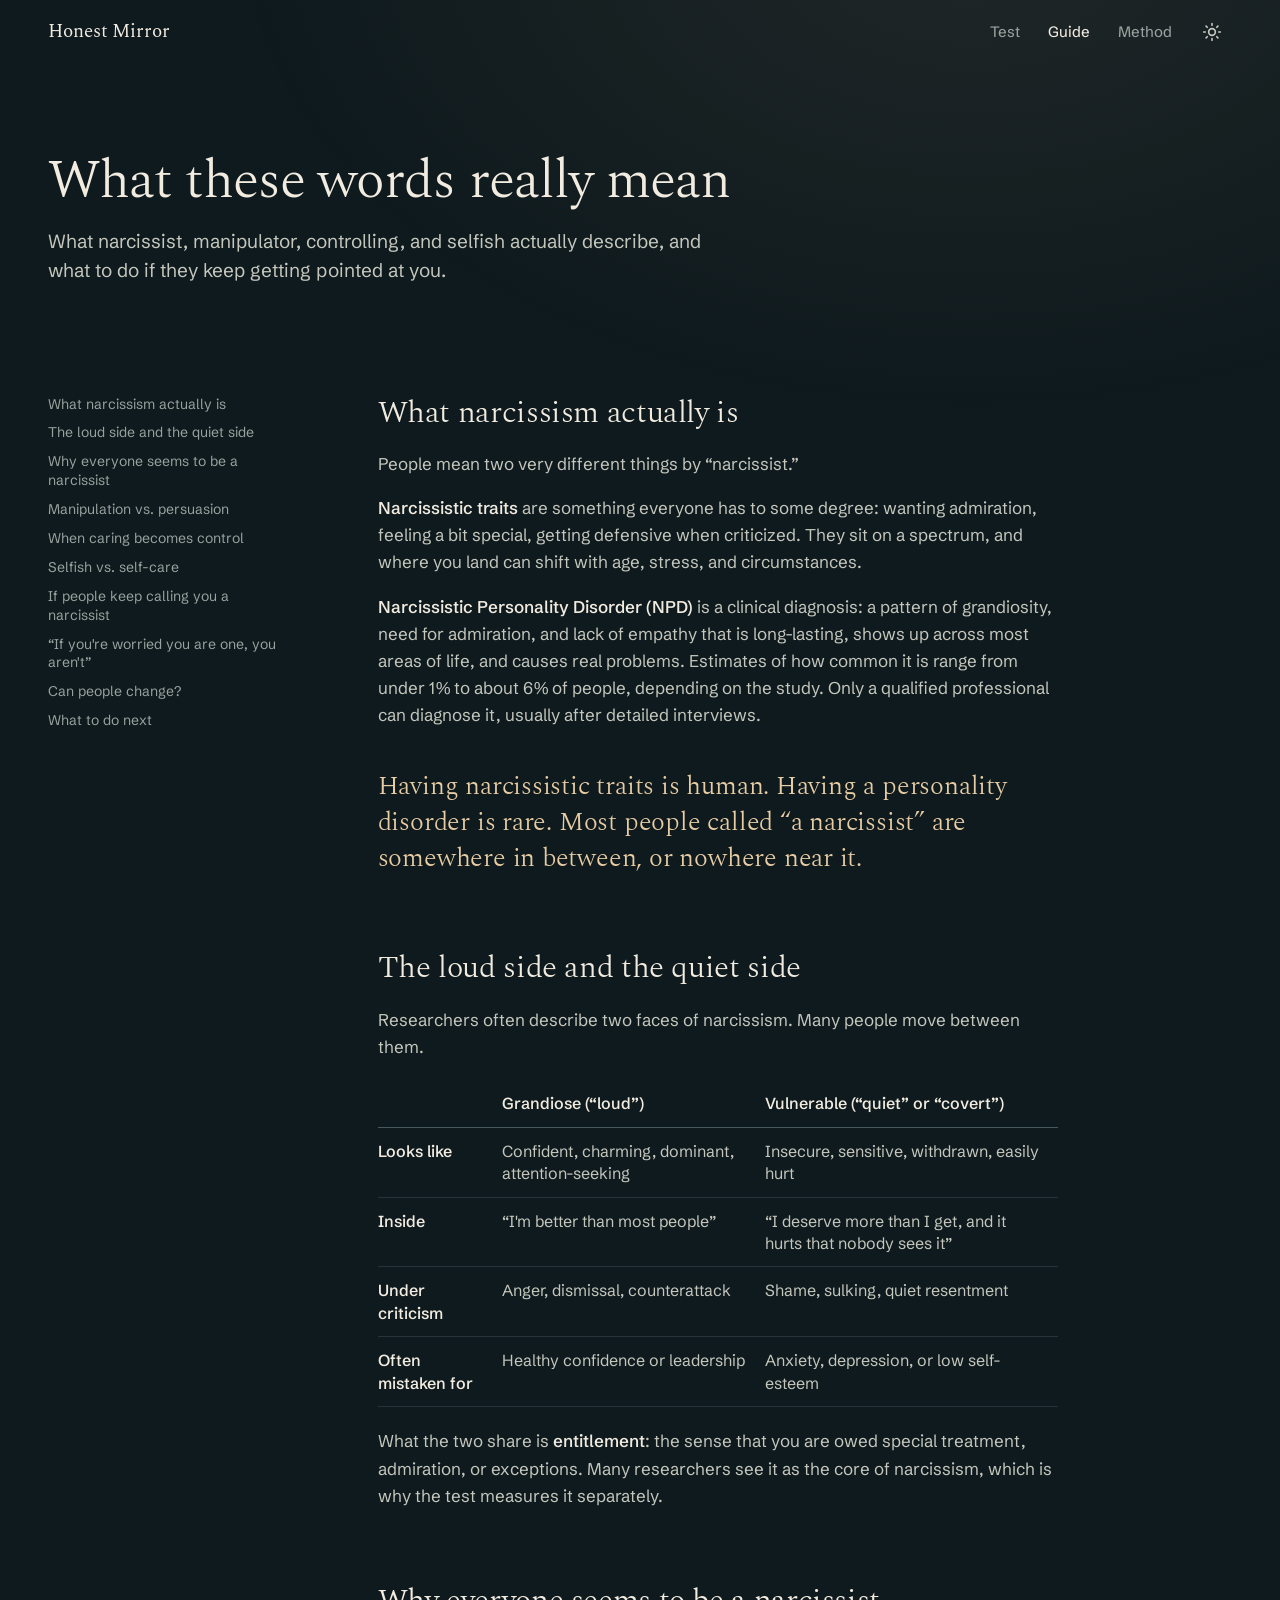
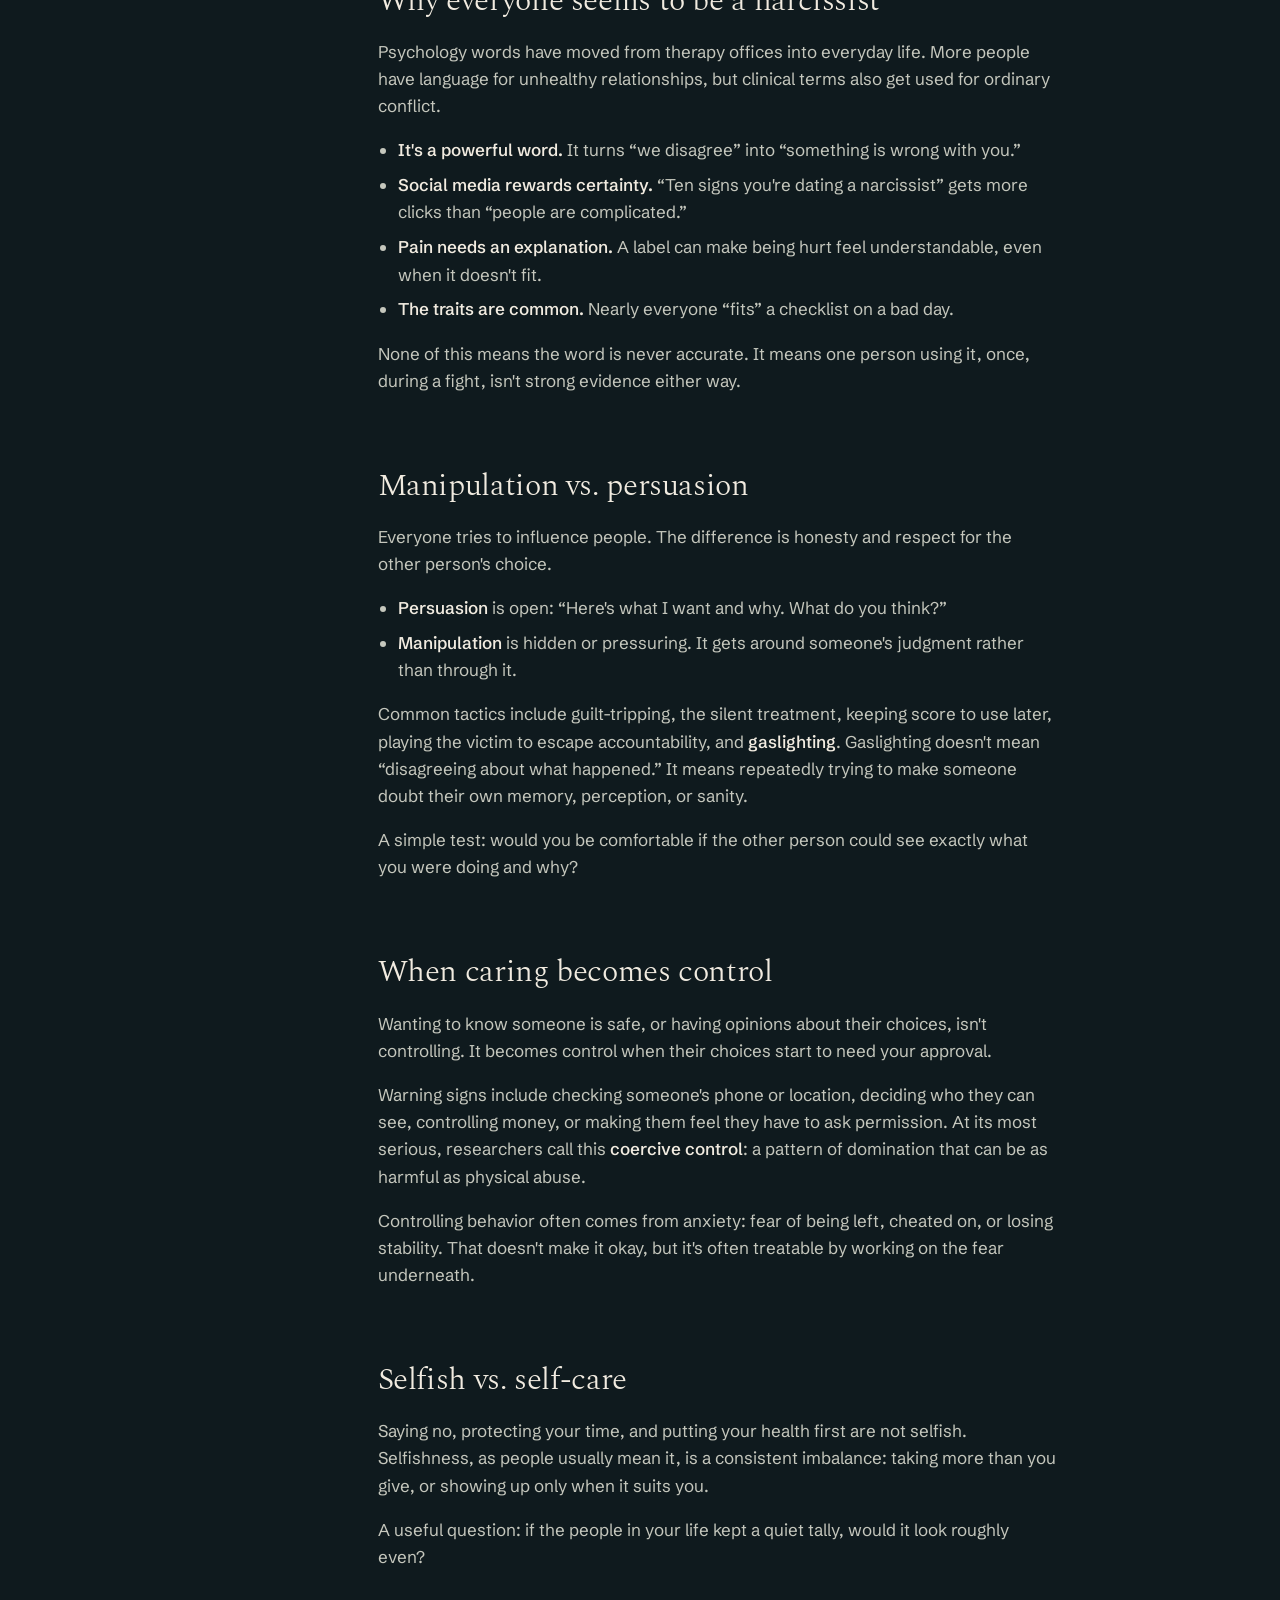
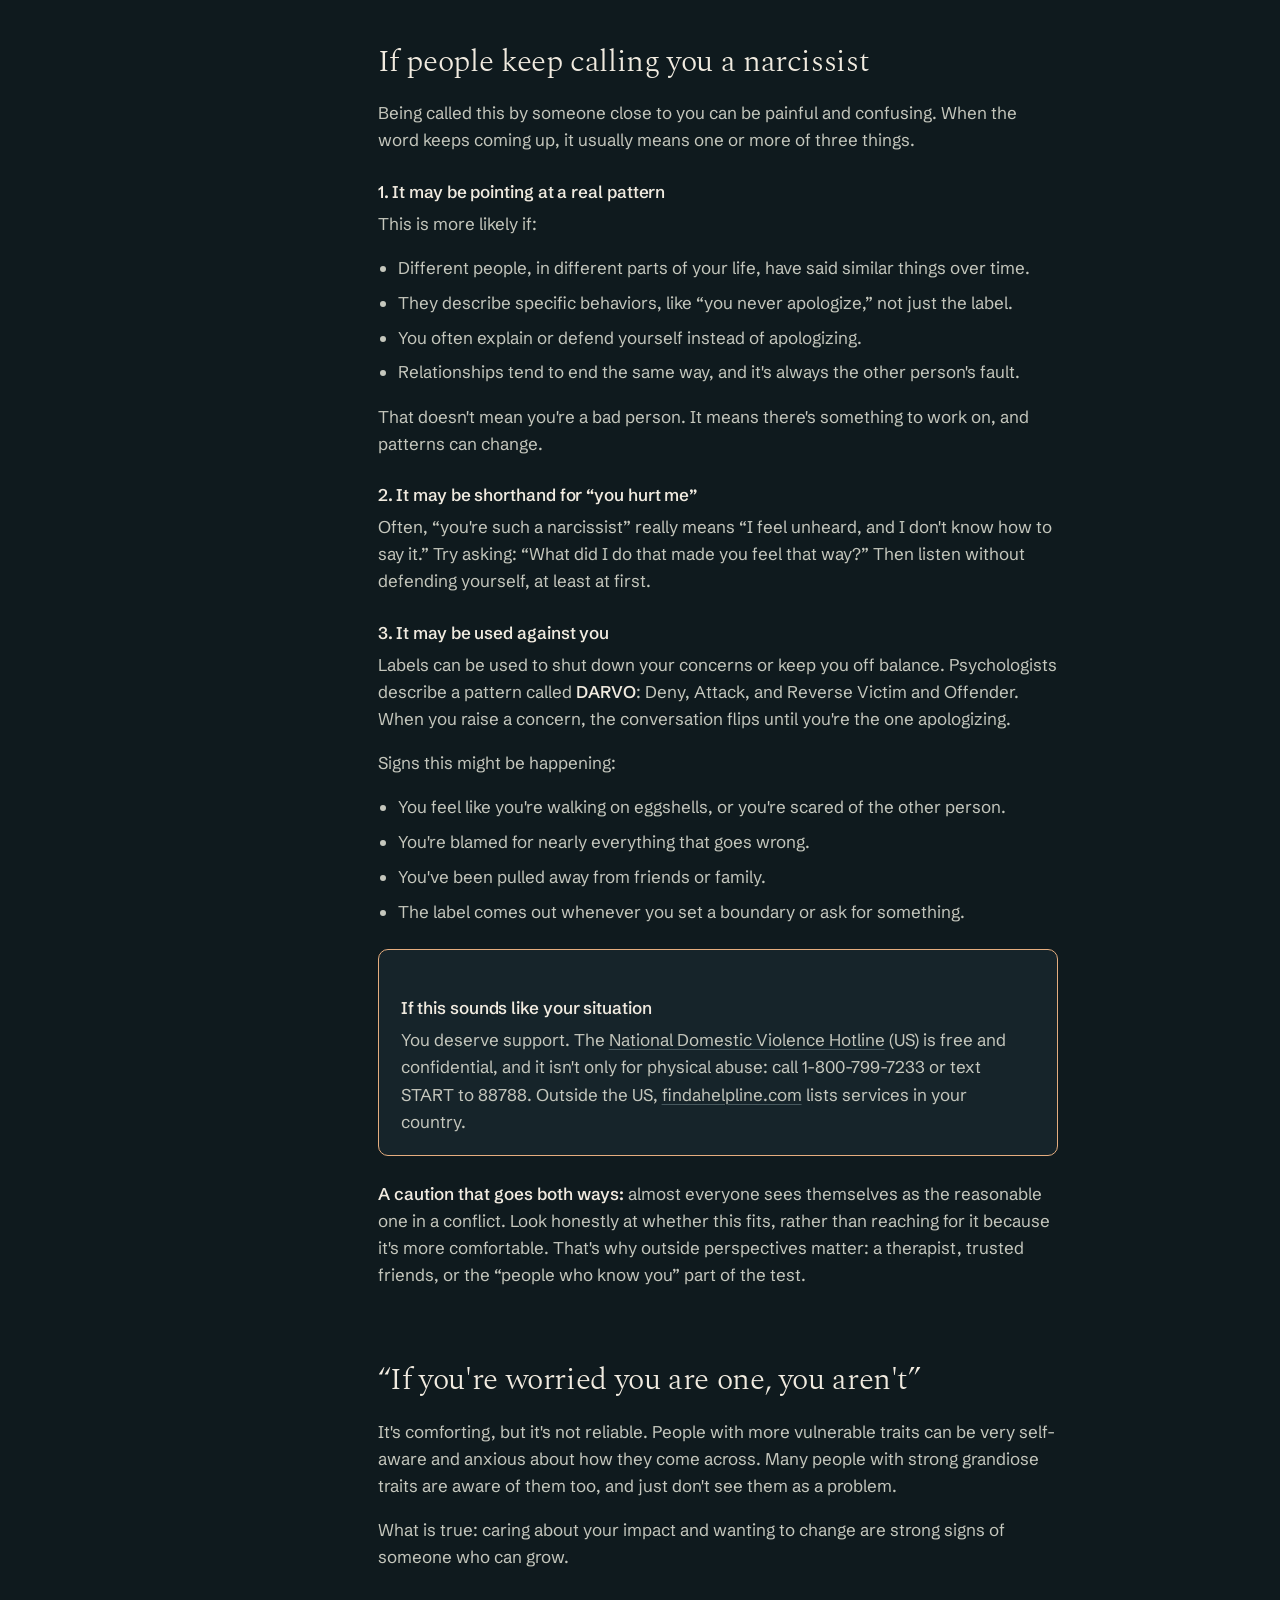
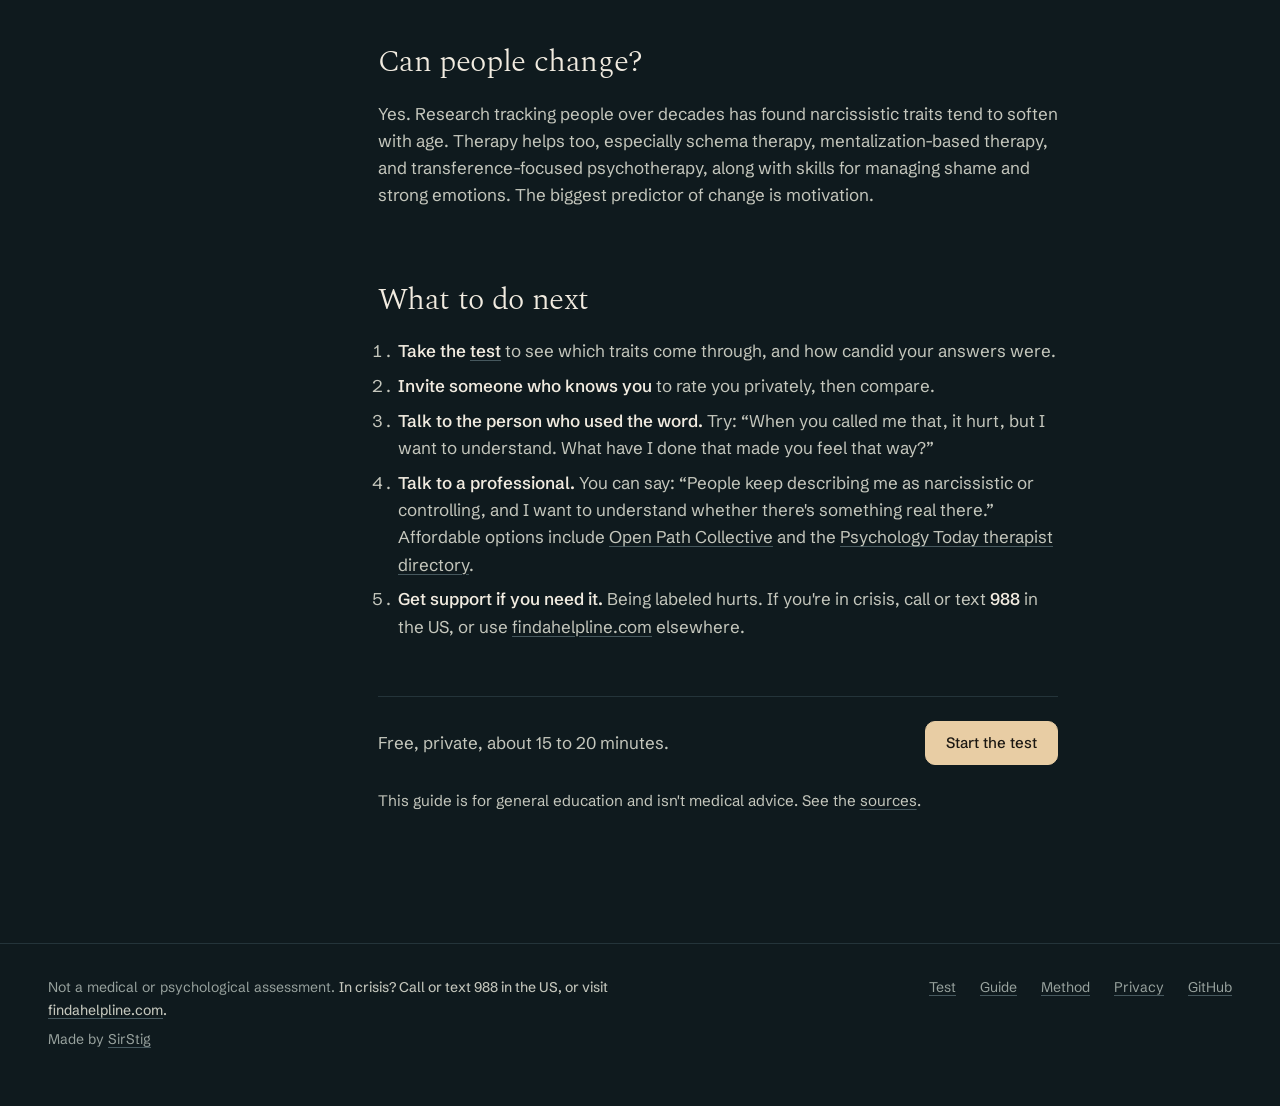
<file: learn/index.html>
<!doctype html>
<html lang="en">
<head>
  <meta charset="utf-8">
  <meta name="viewport" content="width=device-width, initial-scale=1, viewport-fit=cover">
  <title>What Narcissism, Manipulation & Control Really Mean: A Plain-Language Guide | Honest Mirror</title>
  <meta name="description" content="What narcissism actually is (and isn't), grandiose vs. vulnerable narcissism, manipulation, controlling behavior, selfishness, and what to do if people keep calling you a narcissist.">
  <link rel="canonical" href="https://sirstig.github.io/honest-mirror/learn/">
  <meta name="theme-color" content="#0f1a1e">
  <meta name="color-scheme" content="dark light">
  <meta property="og:type" content="article">
  <meta property="og:site_name" content="Honest Mirror">
  <meta property="og:title" content="What narcissism, manipulation & control really mean">
  <meta property="og:description" content="A plain-language guide for anyone who keeps hearing these words.">
  <meta property="og:url" content="https://sirstig.github.io/honest-mirror/learn/">
  <meta property="og:image" content="https://sirstig.github.io/honest-mirror/assets/img/og.png">
  <meta name="twitter:card" content="summary_large_image">
  <meta name="twitter:image" content="https://sirstig.github.io/honest-mirror/assets/img/og.png">
  <link rel="icon" href="../assets/img/favicon.svg" type="image/svg+xml">
  <link rel="apple-touch-icon" href="../assets/img/icon-192.png">
  <link rel="manifest" href="../site.webmanifest">
  <link rel="preload" href="../assets/fonts/schibsted-grotesk-latin-wght-normal.woff2" as="font" type="font/woff2" crossorigin>
  <link rel="stylesheet" href="../assets/css/style.css">
  <script>(function(){try{document.documentElement.dataset.theme=localStorage.getItem("hm-theme")||"dark";}catch(e){}})();</script>
  <script type="application/ld+json">
  {
    "@context": "https://schema.org",
    "@graph": [
      {
        "@type": "Article",
        "headline": "What narcissism, manipulation, and control really mean",
        "description": "A plain-language guide to narcissistic traits, Narcissistic Personality Disorder, manipulation, controlling behavior, selfishness, and being called a narcissist.",
        "url": "https://sirstig.github.io/honest-mirror/learn/",
        "image": "https://sirstig.github.io/honest-mirror/assets/img/og.png",
        "author": { "@type": "Person", "name": "SirStig", "url": "https://github.com/SirStig" },
        "publisher": { "@type": "Person", "name": "SirStig", "url": "https://github.com/SirStig" },
        "datePublished": "2026-11-04",
        "dateModified": "2026-11-05"
      },
      {
        "@type": "BreadcrumbList",
        "itemListElement": [
          { "@type": "ListItem", "position": 1, "name": "Home", "item": "https://sirstig.github.io/honest-mirror/" },
          { "@type": "ListItem", "position": 2, "name": "Guide", "item": "https://sirstig.github.io/honest-mirror/learn/" }
        ]
      }
    ]
  }
  </script>
</head>
<body>
  <a class="skip" href="#main">Skip to content</a>
  <header class="site-header">
    <div class="wrap">
      <a class="brand" href="../" aria-label="Honest Mirror home">Honest Mirror</a>
      <div class="header-right">
        <nav class="nav" aria-label="Main">
          <a href="../test/">Test</a>
          <a href="./" aria-current="page">Guide</a>
          <a href="../about/">Method</a>
        </nav>
        <button class="icon-btn" type="button" data-theme-toggle aria-label="Switch theme"><svg class="theme-sun" viewBox="0 0 24 24" fill="none" stroke="currentColor" stroke-width="2" stroke-linecap="round" aria-hidden="true"><circle cx="12" cy="12" r="4"/><path d="M12 2v2M12 20v2M4.9 4.9l1.4 1.4M17.7 17.7l1.4 1.4M2 12h2M20 12h2M4.9 19.1l1.4-1.4M17.7 6.3l1.4-1.4"/></svg><svg class="theme-moon" viewBox="0 0 24 24" fill="none" stroke="currentColor" stroke-width="2" stroke-linecap="round" stroke-linejoin="round" aria-hidden="true"><path d="M21 12.8A9 9 0 1 1 11.2 3a7 7 0 0 0 9.8 9.8z"/></svg></button>
      </div>
    </div>
  </header>

  <main id="main">
    <div class="wrap page-head">
      <h1>What these words really mean</h1>
      <p>What narcissist, manipulator, controlling, and selfish actually describe, and what to do if they keep getting pointed at you.</p>
    </div>

    <div class="wrap doc">
      <nav class="toc" aria-label="On this page">
        <ol>
          <li><a href="#what">What narcissism actually is</a></li>
          <li><a href="#two-sides">The loud side and the quiet side</a></li>
          <li><a href="#everywhere">Why everyone seems to be a narcissist</a></li>
          <li><a href="#manipulation">Manipulation vs. persuasion</a></li>
          <li><a href="#control">When caring becomes control</a></li>
          <li><a href="#selfish">Selfish vs. self-care</a></li>
          <li><a href="#called">If people keep calling you a narcissist</a></li>
          <li><a href="#myth">“If you're worried you are one, you aren't”</a></li>
          <li><a href="#change">Can people change?</a></li>
          <li><a href="#next">What to do next</a></li>
        </ol>
      </nav>

      <article class="prose">
        <h2 id="what">What narcissism actually is</h2>
        <p>People mean two very different things by “narcissist.”</p>
        <p><strong>Narcissistic traits</strong> are something everyone has to some degree: wanting admiration, feeling a bit special, getting defensive when criticized. They sit on a spectrum, and where you land can shift with age, stress, and circumstances.</p>
        <p><strong>Narcissistic Personality Disorder (NPD)</strong> is a clinical diagnosis: a pattern of grandiosity, need for admiration, and lack of empathy that is long-lasting, shows up across most areas of life, and causes real problems. Estimates of how common it is range from under 1% to about 6% of people, depending on the study. Only a qualified professional can diagnose it, usually after detailed interviews.</p>
        <blockquote>Having narcissistic traits is human. Having a personality disorder is rare. Most people called “a narcissist” are somewhere in between, or nowhere near it.</blockquote>

        <h2 id="two-sides">The loud side and the quiet side</h2>
        <p>Researchers often describe two faces of narcissism. Many people move between them.</p>
        <div class="table-scroll">
          <table class="compare">
            <thead><tr><th></th><th>Grandiose (“loud”)</th><th>Vulnerable (“quiet” or “covert”)</th></tr></thead>
            <tbody>
              <tr><td><strong>Looks like</strong></td><td>Confident, charming, dominant, attention-seeking</td><td>Insecure, sensitive, withdrawn, easily hurt</td></tr>
              <tr><td><strong>Inside</strong></td><td>“I'm better than most people”</td><td>“I deserve more than I get, and it hurts that nobody sees it”</td></tr>
              <tr><td><strong>Under criticism</strong></td><td>Anger, dismissal, counterattack</td><td>Shame, sulking, quiet resentment</td></tr>
              <tr><td><strong>Often mistaken for</strong></td><td>Healthy confidence or leadership</td><td>Anxiety, depression, or low self-esteem</td></tr>
            </tbody>
          </table>
        </div>
        <p>What the two share is <strong>entitlement</strong>: the sense that you are owed special treatment, admiration, or exceptions. Many researchers see it as the core of narcissism, which is why the test measures it separately.</p>

        <h2 id="everywhere">Why everyone seems to be a narcissist</h2>
        <p>Psychology words have moved from therapy offices into everyday life. More people have language for unhealthy relationships, but clinical terms also get used for ordinary conflict.</p>
        <ul>
          <li><strong>It's a powerful word.</strong> It turns “we disagree” into “something is wrong with you.”</li>
          <li><strong>Social media rewards certainty.</strong> “Ten signs you're dating a narcissist” gets more clicks than “people are complicated.”</li>
          <li><strong>Pain needs an explanation.</strong> A label can make being hurt feel understandable, even when it doesn't fit.</li>
          <li><strong>The traits are common.</strong> Nearly everyone “fits” a checklist on a bad day.</li>
        </ul>
        <p>None of this means the word is never accurate. It means one person using it, once, during a fight, isn't strong evidence either way.</p>

        <h2 id="manipulation">Manipulation vs. persuasion</h2>
        <p>Everyone tries to influence people. The difference is honesty and respect for the other person's choice.</p>
        <ul>
          <li><strong>Persuasion</strong> is open: “Here's what I want and why. What do you think?”</li>
          <li><strong>Manipulation</strong> is hidden or pressuring. It gets around someone's judgment rather than through it.</li>
        </ul>
        <p>Common tactics include guilt-tripping, the silent treatment, keeping score to use later, playing the victim to escape accountability, and <strong>gaslighting</strong>. Gaslighting doesn't mean “disagreeing about what happened.” It means repeatedly trying to make someone doubt their own memory, perception, or sanity.</p>
        <p>A simple test: would you be comfortable if the other person could see exactly what you were doing and why?</p>

        <h2 id="control">When caring becomes control</h2>
        <p>Wanting to know someone is safe, or having opinions about their choices, isn't controlling. It becomes control when their choices start to need your approval.</p>
        <p>Warning signs include checking someone's phone or location, deciding who they can see, controlling money, or making them feel they have to ask permission. At its most serious, researchers call this <strong>coercive control</strong>: a pattern of domination that can be as harmful as physical abuse.</p>
        <p>Controlling behavior often comes from anxiety: fear of being left, cheated on, or losing stability. That doesn't make it okay, but it's often treatable by working on the fear underneath.</p>

        <h2 id="selfish">Selfish vs. self-care</h2>
        <p>Saying no, protecting your time, and putting your health first are not selfish. Selfishness, as people usually mean it, is a consistent imbalance: taking more than you give, or showing up only when it suits you.</p>
        <p>A useful question: if the people in your life kept a quiet tally, would it look roughly even?</p>

        <h2 id="called">If people keep calling you a narcissist</h2>
        <p>Being called this by someone close to you can be painful and confusing. When the word keeps coming up, it usually means one or more of three things.</p>

        <h3>1. It may be pointing at a real pattern</h3>
        <p>This is more likely if:</p>
        <ul>
          <li>Different people, in different parts of your life, have said similar things over time.</li>
          <li>They describe specific behaviors, like “you never apologize,” not just the label.</li>
          <li>You often explain or defend yourself instead of apologizing.</li>
          <li>Relationships tend to end the same way, and it's always the other person's fault.</li>
        </ul>
        <p>That doesn't mean you're a bad person. It means there's something to work on, and patterns can change.</p>

        <h3>2. It may be shorthand for “you hurt me”</h3>
        <p>Often, “you're such a narcissist” really means “I feel unheard, and I don't know how to say it.” Try asking: “What did I do that made you feel that way?” Then listen without defending yourself, at least at first.</p>

        <h3>3. It may be used against you</h3>
        <p>Labels can be used to shut down your concerns or keep you off balance. Psychologists describe a pattern called <strong>DARVO</strong>: Deny, Attack, and Reverse Victim and Offender. When you raise a concern, the conversation flips until you're the one apologizing.</p>
        <p>Signs this might be happening:</p>
        <ul>
          <li>You feel like you're walking on eggshells, or you're scared of the other person.</li>
          <li>You're blamed for nearly everything that goes wrong.</li>
          <li>You've been pulled away from friends or family.</li>
          <li>The label comes out whenever you set a boundary or ask for something.</li>
        </ul>
        <div class="callout alert">
          <h3>If this sounds like your situation</h3>
          <p>You deserve support. The <a href="https://www.thehotline.org/" target="_blank" rel="noopener">National Domestic Violence Hotline</a> (US) is free and confidential, and it isn't only for physical abuse: call 1-800-799-7233 or text START to 88788. Outside the US, <a href="https://findahelpline.com/" target="_blank" rel="noopener">findahelpline.com</a> lists services in your country.</p>
        </div>
        <p><strong>A caution that goes both ways:</strong> almost everyone sees themselves as the reasonable one in a conflict. Look honestly at whether this fits, rather than reaching for it because it's more comfortable. That's why outside perspectives matter: a therapist, trusted friends, or the “people who know you” part of the test.</p>

        <h2 id="myth">“If you're worried you are one, you aren't”</h2>
        <p>It's comforting, but it's not reliable. People with more vulnerable traits can be very self-aware and anxious about how they come across. Many people with strong grandiose traits are aware of them too, and just don't see them as a problem.</p>
        <p>What is true: caring about your impact and wanting to change are strong signs of someone who can grow.</p>

        <h2 id="change">Can people change?</h2>
        <p>Yes. Research tracking people over decades has found narcissistic traits tend to soften with age. Therapy helps too, especially schema therapy, mentalization-based therapy, and transference-focused psychotherapy, along with skills for managing shame and strong emotions. The biggest predictor of change is motivation.</p>

        <h2 id="next">What to do next</h2>
        <ol>
          <li><strong>Take the <a href="../test/">test</a></strong> to see which traits come through, and how candid your answers were.</li>
          <li><strong>Invite someone who knows you</strong> to rate you privately, then compare.</li>
          <li><strong>Talk to the person who used the word.</strong> Try: “When you called me that, it hurt, but I want to understand. What have I done that made you feel that way?”</li>
          <li><strong>Talk to a professional.</strong> You can say: “People keep describing me as narcissistic or controlling, and I want to understand whether there's something real there.” Affordable options include <a href="https://openpathcollective.org/" target="_blank" rel="noopener">Open Path Collective</a> and the <a href="https://www.psychologytoday.com/us/therapists" target="_blank" rel="noopener">Psychology Today therapist directory</a>.</li>
          <li><strong>Get support if you need it.</strong> Being labeled hurts. If you're in crisis, call or text <strong>988</strong> in the US, or use <a href="https://findahelpline.com/" target="_blank" rel="noopener">findahelpline.com</a> elsewhere.</li>
        </ol>

        <div class="end-cta">
          <p>Free, private, about 15 to 20 minutes.</p>
          <a class="btn" href="../test/">Start the test</a>
        </div>
        <p class="fine" style="margin-top:24px">This guide is for general education and isn't medical advice. See the <a href="../about/#sources">sources</a>.</p>
      </article>
    </div>
  </main>

  <footer class="site-footer">
    <div class="wrap">
      <div>
        <p>Not a medical or psychological assessment. <strong>In crisis? Call or text 988 in the US, or visit <a href="https://findahelpline.com/" target="_blank" rel="noopener">findahelpline.com</a>.</strong></p>
        <p>Made by <a href="https://github.com/SirStig">SirStig</a></p>
      </div>
      <ul>
        <li><a href="../test/">Test</a></li>
        <li><a href="./">Guide</a></li>
        <li><a href="../about/">Method</a></li>
        <li><a href="../about/#privacy">Privacy</a></li>
        <li><a href="https://github.com/SirStig">GitHub</a></li>
      </ul>
    </div>
  </footer>
  <script src="../assets/js/site.js" defer></script>
</body>
</html>
</file>
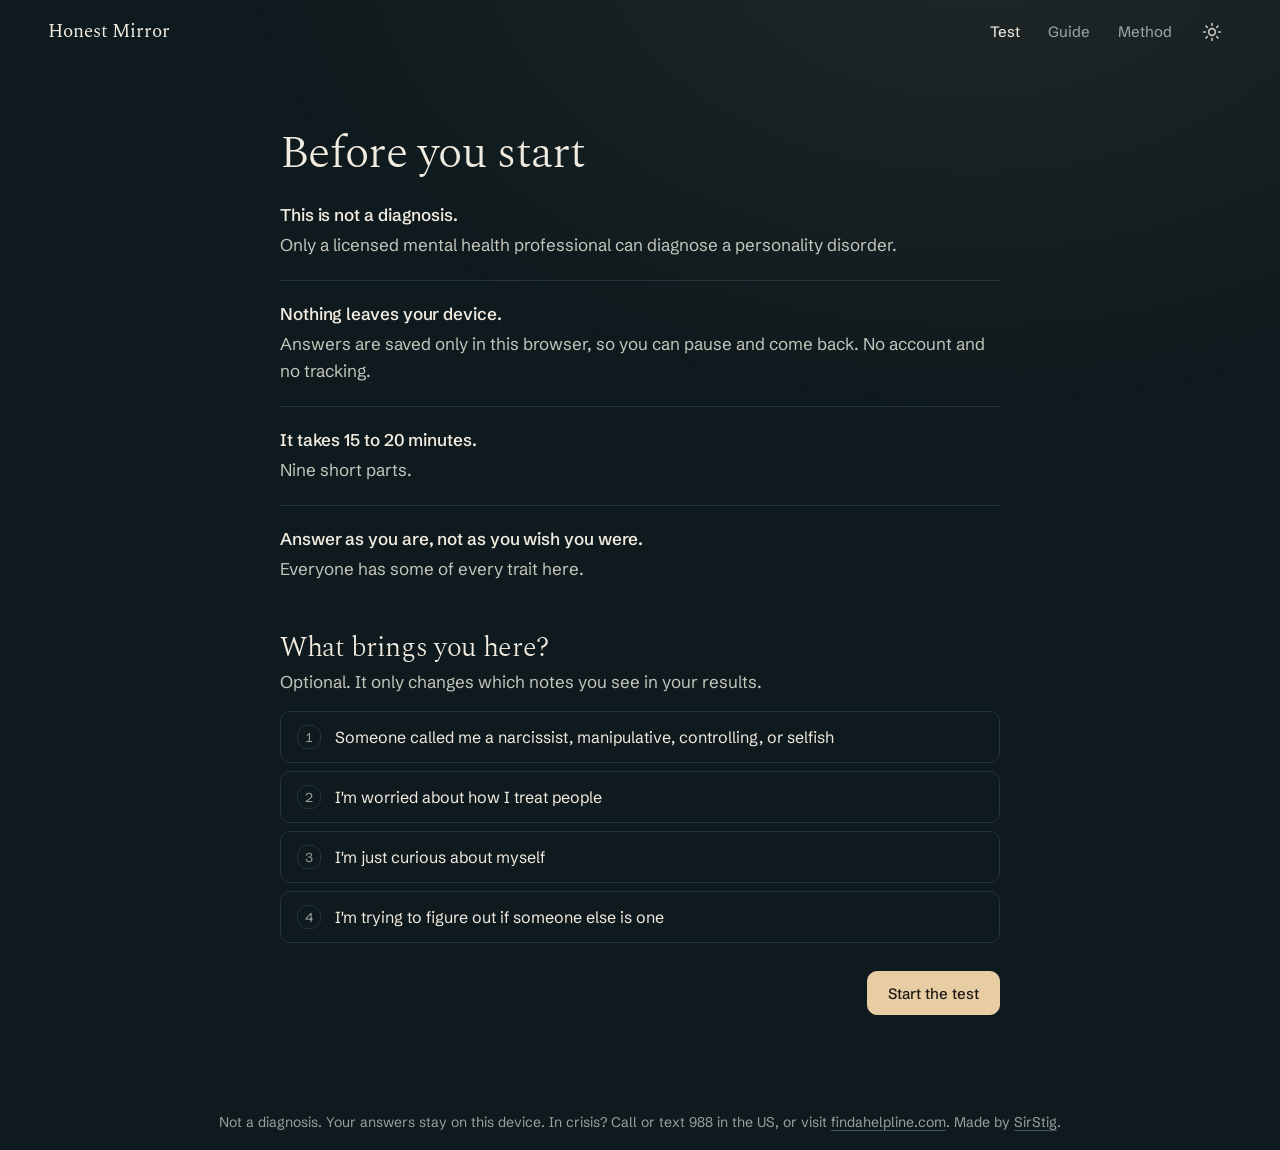
<file: test/index.html>
<!doctype html>
<html lang="en">
<head>
  <meta charset="utf-8">
  <meta name="viewport" content="width=device-width, initial-scale=1, viewport-fit=cover">
  <title>Take the Test: In-Depth Narcissism & Manipulation Self-Reflection | Honest Mirror</title>
  <meta name="description" content="A free, private, 15 to 20 minute self-reflection test with scenarios, forced choices, behavior questions, empathy stories, built-in checks, and optional feedback from someone who knows you. Not a diagnosis.">
  <link rel="canonical" href="https://sirstig.github.io/honest-mirror/test/">
  <meta name="theme-color" content="#0f1a1e">
  <meta name="color-scheme" content="dark light">
  <meta property="og:type" content="website">
  <meta property="og:site_name" content="Honest Mirror">
  <meta property="og:title" content="Take the Honest Mirror self-reflection test">
  <meta property="og:description" content="Free, private, and hard to flatter yourself on. Not a diagnosis.">
  <meta property="og:url" content="https://sirstig.github.io/honest-mirror/test/">
  <meta property="og:image" content="https://sirstig.github.io/honest-mirror/assets/img/og.png">
  <meta name="twitter:card" content="summary_large_image">
  <meta name="twitter:image" content="https://sirstig.github.io/honest-mirror/assets/img/og.png">
  <link rel="icon" href="../assets/img/favicon.svg" type="image/svg+xml">
  <link rel="apple-touch-icon" href="../assets/img/icon-192.png">
  <link rel="manifest" href="../site.webmanifest">
  <link rel="preload" href="../assets/fonts/schibsted-grotesk-latin-wght-normal.woff2" as="font" type="font/woff2" crossorigin>
  <link rel="stylesheet" href="../assets/css/style.css">
  <script>(function(){try{document.documentElement.dataset.theme=localStorage.getItem("hm-theme")||"dark";}catch(e){}})();</script>
</head>
<body>
  <a class="skip" href="#stage">Skip to the test</a>
  <header class="site-header">
    <div class="wrap">
      <a class="brand" href="../" aria-label="Honest Mirror home">Honest Mirror</a>
      <div class="header-right">
        <nav class="nav" aria-label="Main">
          <a href="./" aria-current="page">Test</a>
          <a href="../learn/">Guide</a>
          <a href="../about/">Method</a>
        </nav>
        <button class="icon-btn" type="button" data-theme-toggle aria-label="Switch theme"><svg class="theme-sun" viewBox="0 0 24 24" fill="none" stroke="currentColor" stroke-width="2" stroke-linecap="round" aria-hidden="true"><circle cx="12" cy="12" r="4"/><path d="M12 2v2M12 20v2M4.9 4.9l1.4 1.4M17.7 17.7l1.4 1.4M2 12h2M20 12h2M4.9 19.1l1.4-1.4M17.7 6.3l1.4-1.4"/></svg><svg class="theme-moon" viewBox="0 0 24 24" fill="none" stroke="currentColor" stroke-width="2" stroke-linecap="round" stroke-linejoin="round" aria-hidden="true"><path d="M21 12.8A9 9 0 1 1 11.2 3a7 7 0 0 0 9.8 9.8z"/></svg></button>
      </div>
    </div>
  </header>

  <main class="app">
    <div class="progress-shell" id="progress" hidden>
      <div class="wrap">
        <div class="progress-meta"><span class="mod" id="progress-mod"></span><span id="progress-count"></span></div>
        <div class="progress-track" aria-hidden="true"><div class="progress-bar" id="progress-bar"></div><ol class="progress-stops" id="progress-stops"></ol></div>
      </div>
    </div>
    <div class="stage" id="stage">
      <noscript><div class="screen"><h1 class="screen-title">This test needs JavaScript</h1><p>Everything runs privately in your browser, so JavaScript is required. Please enable it and reload the page.</p></div></noscript>
    </div>
    <p class="disclaimer-strip">Not a diagnosis. Your answers stay on this device. In crisis? Call or text 988 in the US, or visit <a href="https://findahelpline.com/" target="_blank" rel="noopener">findahelpline.com</a>. Made by <a href="https://github.com/SirStig">SirStig</a>.</p>
  </main>

  <script src="../assets/js/site.js" defer></script>
  <script src="../assets/js/questions.js" defer></script>
  <script src="../assets/js/engine.js" defer></script>
</body>
</html>
</file>
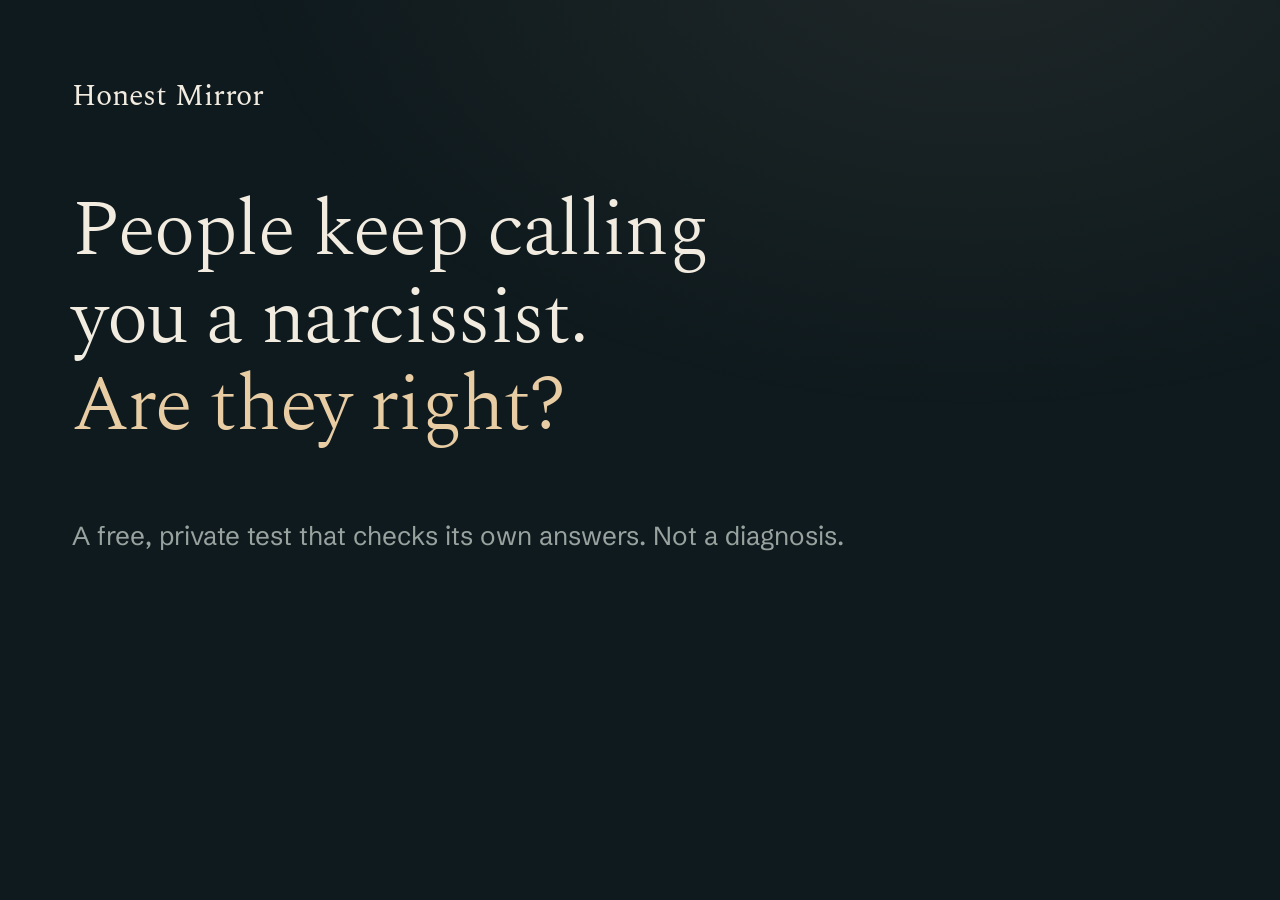
<file: tools/og.html>
<!doctype html>
<html>
<head>
<meta charset="utf-8">
<link rel="stylesheet" href="../assets/css/style.css">
<style>
  html, body { margin: 0; overflow: hidden; }
  .og { width: 1200px; height: 630px; padding: 72px; display: flex; flex-direction: column; justify-content: space-between; }
  .og h1 { font-size: 78px; line-height: 1.12; letter-spacing: -.018em; margin: 0; max-width: 16em; }
  .og h1 span { display: block; color: #e8cda4; }
  .og .brand { font-size: 30px; }
  .og p { font-size: 26px; margin: 0; color: #98a29e; }
  .icon { display: none; width: 512px; height: 512px; background: #0f1a1e; place-items: center; }
  .icon i { display: block; width: 320px; height: 320px; border-radius: 50%; background: #e8cda4; }
  html.is-icon .og { display: none; }
  html.is-icon .icon { display: grid; }
</style>
<script>
  document.documentElement.dataset.theme = "dark";
  if (location.hash === "#icon") document.documentElement.classList.add("is-icon");
</script>
</head>
<body>
<div class="og">
  <div class="brand">Honest Mirror</div>
  <h1>People keep calling you a narcissist. <span>Are they right?</span></h1>
  <p>A free, private test that checks its own answers. Not a diagnosis.</p>
</div>
<div class="icon"><i></i></div>
</body>
</html>
</file>
<file: assets/css/style.css>
@font-face {
  font-family: "Spectral";
  src: url("../fonts/spectral-latin-300-normal.woff2") format("woff2");
  font-weight: 300;
  font-style: normal;
  font-display: swap;
}
@font-face {
  font-family: "Spectral";
  src: url("../fonts/spectral-latin-400-normal.woff2") format("woff2");
  font-weight: 400;
  font-style: normal;
  font-display: swap;
}
@font-face {
  font-family: "Schibsted Grotesk";
  src: url("../fonts/schibsted-grotesk-latin-wght-normal.woff2") format("woff2");
  font-weight: 400 900;
  font-style: normal;
  font-display: swap;
}
@font-face {
  font-family: "Schibsted Grotesk";
  src: url("../fonts/schibsted-grotesk-latin-wght-italic.woff2") format("woff2");
  font-weight: 400 900;
  font-style: italic;
  font-display: swap;
}

:root {
  --bg: #0f1a1e;
  --surface: #16242a;
  --ink: #f1ebe0;
  --ink-2: #c5c7bd;
  --muted: #98a29e;
  --line: #24343a;
  --line-strong: #46585e;
  --accent: #e8cda4;
  --accent-hover: #f3dfbf;
  --accent-soft: rgba(232, 205, 164, .1);
  --on-accent: #1b1712;
  --accent-text: #e8cda4;
  --you: #e8cda4;
  --glow: rgba(232, 205, 164, .075);
  --warn: #e5ad7f;
  --err: #f3a08a;
  --font: "Schibsted Grotesk", ui-sans-serif, system-ui, -apple-system, "Segoe UI", Roboto, sans-serif;
  --serif: "Spectral", ui-serif, Georgia, "Times New Roman", serif;
  --mono: ui-monospace, "SF Mono", Menlo, monospace;
  --radius: 10px;
  --ease: cubic-bezier(.22, .8, .24, 1);
  --max: 1200px;
  --gutter: clamp(20px, 4vw, 48px);
  --section: clamp(72px, 9vw, 128px);
  color-scheme: dark;
}

[data-theme="light"] {
  --bg: #f5f4f0;
  --surface: #ebeae4;
  --ink: #17252a;
  --ink-2: #3c4a4e;
  --muted: #5d6a6d;
  --line: #d8d8d0;
  --line-strong: #8d9794;
  --accent: #24504f;
  --accent-hover: #1a3e3d;
  --accent-soft: rgba(36, 80, 79, .08);
  --on-accent: #ffffff;
  --accent-text: #24504f;
  --you: #24504f;
  --glow: rgba(36, 80, 79, .05);
  --warn: #8a5a00;
  --err: #b3261e;
  color-scheme: light;
}

*, *::before, *::after { box-sizing: border-box; }
[hidden] { display: none !important; }

html { -webkit-text-size-adjust: 100%; scroll-behavior: smooth; scrollbar-color: var(--line-strong) var(--bg); }

body {
  margin: 0;
  font-family: var(--font);
  font-size: 17px;
  line-height: 1.6;
  color: var(--ink);
  background: var(--bg);
  isolation: isolate;
  caret-color: var(--accent);
  -webkit-font-smoothing: antialiased;
  text-rendering: optimizeLegibility;
}

body::before { content: ""; position: fixed; inset: 0; z-index: -1; pointer-events: none; background: radial-gradient(1100px 720px at 76% -8%, var(--glow), transparent 68%); }

::selection { background: var(--accent); color: var(--on-accent); }

img, svg { display: block; max-width: 100%; }

a { color: inherit; text-decoration: underline; text-underline-offset: .18em; text-decoration-thickness: 1px; text-decoration-color: var(--line-strong); }
a:hover { text-decoration-color: currentColor; text-decoration-thickness: 2px; }

h1, h2, h3, h4 { font-weight: 500; margin: 0; text-wrap: balance; }
h1, h2 { font-family: var(--serif); font-weight: 300; }
h1 { font-size: clamp(2.5rem, 5vw, 4.25rem); line-height: 1.1; letter-spacing: -.018em; }
h2 { font-size: clamp(1.875rem, 3vw, 2.5rem); line-height: 1.2; letter-spacing: -.012em; }
h3 { font-size: 1.0625rem; line-height: 1.35; letter-spacing: -.005em; font-weight: 550; }
h4 { font-size: 1rem; line-height: 1.4; font-weight: 550; }
p { margin: 0 0 1em; }
ul, ol { margin: 0; padding: 0; }
strong { font-weight: 550; color: var(--ink); }

.skip { position: absolute; left: -999px; top: 8px; z-index: 100; background: var(--accent); color: var(--on-accent); padding: 8px 14px; border-radius: var(--radius); }
.skip:focus { left: 8px; }

:focus-visible { outline: 2px solid var(--accent); outline-offset: 3px; }
[tabindex="-1"]:focus { outline: none; }

.wrap { width: min(100% - 2 * var(--gutter), var(--max)); margin-inline: auto; }
.narrow { width: min(100% - 2 * var(--gutter), 760px); margin-inline: auto; }

/* Header */
.site-header { border-bottom: 0; }
.site-header .wrap { display: flex; align-items: center; justify-content: space-between; height: 64px; gap: 16px; }
.brand { font-family: var(--serif); font-weight: 400; font-size: 1.1875rem; letter-spacing: -.005em; text-decoration: none; white-space: nowrap; }
.header-right { display: flex; align-items: center; gap: clamp(2px, 1.5vw, 12px); }
.nav { display: flex; align-items: center; gap: clamp(2px, 1.5vw, 12px); }
.nav a { padding: 8px 8px; font-size: .9375rem; font-weight: 450; color: var(--muted); text-decoration: none; }
.nav a:hover, .nav a[aria-current="page"] { color: var(--ink); }
.icon-btn { display: inline-grid; place-items: center; width: 40px; height: 40px; padding: 0; border: 0; border-radius: var(--radius); background: transparent; color: var(--ink-2); cursor: pointer; transition: color .15s, background-color .15s; }
.icon-btn:hover { color: var(--ink); background: var(--surface); }
.icon-btn svg { width: 20px; height: 20px; }
.theme-moon { display: none; }
[data-theme="light"] .theme-sun { display: none; }
[data-theme="light"] .theme-moon { display: block; }
@media (max-width: 480px) {
  .site-header .wrap { gap: 8px; }
  .header-right, .nav { gap: 0; }
  .nav a { padding: 8px 5px; }
  .icon-btn { width: 36px; }
}

/* Buttons */
.btn {
  display: inline-flex; align-items: center; justify-content: center; gap: 10px;
  font: 500 .9375rem/1 var(--font);
  min-height: 44px; padding: 0 20px; border-radius: var(--radius); border: 1px solid var(--accent);
  background: var(--accent); color: var(--on-accent); text-decoration: none; cursor: pointer;
  transition: background-color .3s var(--ease), border-color .3s var(--ease), color .3s var(--ease);
}
.btn:hover { background: var(--accent-hover); border-color: var(--accent-hover); color: var(--on-accent); text-decoration: none; }
.btn[disabled] { background: transparent; border-color: var(--line); color: var(--muted); cursor: not-allowed; }
.btn.ghost { background: transparent; color: var(--ink); border-color: var(--line-strong); }
.btn.ghost:hover { border-color: var(--ink); background: transparent; color: var(--ink); }
.btn.ghost[disabled] { border-color: var(--line); color: var(--muted); }
.btn.small { min-height: 40px; padding: 0 16px; font-size: .9rem; }
.btn svg { width: 20px; height: 20px; }

/* Home: hero */
.hero { padding: clamp(32px, 6vh, 72px) 0 clamp(64px, 9vh, 112px); display: grid; grid-template-columns: minmax(0, 7fr) minmax(0, 4fr); gap: clamp(32px, 6vw, 96px); align-items: center; }
.hero h1 { margin-bottom: 24px; }
.hero h1 span { color: var(--accent-text); display: block; }
.lede { font-size: clamp(1.0625rem, 1.5vw, 1.1875rem); line-height: 1.5; color: var(--ink-2); max-width: 34em; margin-bottom: 28px; }
.cta { display: flex; flex-wrap: wrap; align-items: center; gap: 12px 24px; }
.cta > a:not(.btn) { font-size: .9375rem; color: var(--ink-2); text-decoration: none; }
.cta > a:not(.btn):hover { color: var(--ink); }
.facts { color: var(--muted); font-size: .875rem; margin: 20px 0 0; }

/* The mirror: a shape of glass catching slow light. */
.mirror { position: relative; aspect-ratio: 5 / 7.4; width: 100%; max-width: 360px; max-height: 68vh; justify-self: end; border-radius: 180px 180px 12px 12px; overflow: hidden; border: 1px solid color-mix(in srgb, var(--accent) 30%, transparent); background: linear-gradient(165deg, color-mix(in srgb, var(--accent) 17%, var(--surface)) 0%, var(--surface) 46%, var(--bg) 100%); box-shadow: 0 40px 120px -30px var(--glow), inset 0 0 0 6px color-mix(in srgb, var(--bg) 55%, transparent), inset 0 0 70px rgba(0, 0, 0, .22); }
.mirror::after { content: ""; position: absolute; inset: -30% -60%; background: linear-gradient(112deg, transparent 38%, color-mix(in srgb, var(--accent) 15%, transparent) 49%, transparent 58%); animation: mirror-light 26s ease-in-out infinite alternate; }
@keyframes mirror-light { from { transform: translateX(-20%); } to { transform: translateX(20%); } }
@media (max-width: 860px) { .hero { grid-template-columns: 1fr; } .mirror { display: none; } }

/* What the word can mean */
.said-list { list-style: none; margin: 24px 0 32px; }
.said-list li { font-family: var(--serif); font-weight: 300; font-size: clamp(1.625rem, 3vw, 2.375rem); line-height: 1.3; letter-spacing: -.012em; padding: 12px 0; }
.said p { color: var(--ink-2); max-width: 58ch; margin: 0; }
.said .said-lead { color: var(--muted); }

/* The line */
.line { position: relative; list-style: none; display: grid; grid-template-columns: repeat(9, 1fr); gap: 0 12px; padding-top: 20px; }
.line::before { content: ""; position: absolute; left: 3px; right: 0; top: 3px; height: 1px; background: var(--line); }
.line li { position: relative; font-size: .8125rem; line-height: 1.35; color: var(--muted); padding-right: 4px; }
.line li::before { content: ""; position: absolute; left: 0; top: -20px; width: 7px; height: 7px; border-radius: 50%; background: var(--line-strong); }
.line li:first-child::before { background: var(--accent); }
.line-note { color: var(--muted); margin: 0 0 28px; }
@media (max-width: 860px) {
  .hero { min-height: 0; }
  .line { grid-template-columns: 1fr; padding: 0 0 0 20px; gap: 8px; }
  .line::before { left: 3px; right: auto; top: 8px; bottom: 8px; width: 1px; height: auto; }
  .line li { font-size: .875rem; }
  .line li::before { left: -20px; top: 6px; }
}

/* Home: sections */
.section { padding: var(--section) 0; }
.section.tight { padding-top: 0; }
.section-grid { display: grid; grid-template-columns: 5fr 7fr; gap: 40px clamp(32px, 6vw, 96px); align-items: start; }
.section-grid > :first-child p { color: var(--ink-2); margin-top: 20px; max-width: 26em; }
@media (max-width: 860px) { .section-grid { grid-template-columns: 1fr; } }

.rows { list-style: none; }
.rows li { padding: 22px 0; border-top: 1px solid var(--line); }
.rows li:first-child { border-top: 0; padding-top: 0; }
.rows li:last-child { padding-bottom: 0; }
.rows h3 { margin-bottom: 4px; }
.rows p { margin: 0; color: var(--ink-2); }
.section-grid .rows { border-top: 1px solid var(--line); }
.section-grid .rows li:first-child { padding-top: 22px; }

.traits { list-style: none; display: grid; grid-template-columns: 1fr 1fr; gap: 0 clamp(24px, 3vw, 48px); border-top: 1px solid var(--line); }
.traits li { padding: 16px 0; border-bottom: 1px solid var(--line); }
.traits b { display: block; font-size: 1.0625rem; font-weight: 550; letter-spacing: -.005em; }
.traits span { color: var(--muted); font-size: .9375rem; line-height: 1.4; display: block; margin-top: 2px; }
@media (max-width: 620px) { .traits { grid-template-columns: 1fr; } }

/* Home: the limits */
.limits { background: var(--surface); border-radius: 16px; padding: clamp(32px, 5vw, 64px); }
.limits h2 { margin-bottom: 32px; }
.limits ul { list-style: none; display: grid; grid-template-columns: repeat(3, 1fr); gap: 16px clamp(24px, 3vw, 48px); margin-bottom: 28px; }
.limits li { border-top: 1px solid var(--line-strong); padding-top: 14px; color: var(--ink-2); line-height: 1.5; }
.limits a { font-size: .9375rem; }
@media (max-width: 760px) { .limits ul { grid-template-columns: 1fr; } }

details.faq { border-bottom: 1px solid var(--line); }
.faq-list { border-top: 1px solid var(--line); }
details.faq summary, .dim summary { cursor: pointer; list-style: none; }
details.faq summary::-webkit-details-marker, .dim summary::-webkit-details-marker { display: none; }
details.faq summary { display: flex; justify-content: space-between; gap: 24px; align-items: center; padding: 18px 0; font-size: 1.0625rem; font-weight: 500; line-height: 1.4; }
details.faq summary::after, .dim summary::before {
  content: ""; flex: none; width: 12px; height: 12px; color: var(--muted);
  background: linear-gradient(currentColor, currentColor) center/100% 1px no-repeat, linear-gradient(currentColor, currentColor) center/1px 100% no-repeat;
  transition: transform .25s var(--ease);
}
details.faq[open] summary::after, .dim details[open] summary::before { transform: rotate(45deg); }
details.faq summary:hover::after { color: var(--ink); }
details.faq p { margin: 0 0 22px; color: var(--ink-2); max-width: 62ch; }

.close { padding: 0 0 var(--section); }
.close p { color: var(--ink-2); margin: -8px 0 24px; }
.close h2 { margin-bottom: 20px; }

/* Footer */
.site-footer { border-top: 1px solid var(--line); padding: 32px 0 48px; color: var(--muted); font-size: .875rem; }
.site-footer .wrap { display: grid; grid-template-columns: 1fr auto; gap: 24px 64px; align-items: start; }
.site-footer p { margin: 0 0 .5em; max-width: 44em; }
.site-footer strong { color: var(--ink-2); font-weight: 450; }
.site-footer ul { list-style: none; display: flex; flex-wrap: wrap; gap: 4px 24px; }
.site-footer a:hover { color: var(--ink); }
@media (max-width: 760px) { .site-footer .wrap { grid-template-columns: 1fr; } }

/* Guide and method */
.page-head { padding: clamp(40px, 7vw, 88px) 0 clamp(24px, 3vw, 40px); }
.page-head h1 { font-size: clamp(2.25rem, 4.2vw, 3.5rem); max-width: 18em; margin-bottom: 16px; }
.page-head p { font-size: clamp(1.0625rem, 1.5vw, 1.1875rem); line-height: 1.5; color: var(--ink-2); max-width: 36em; margin: 0; }
.doc { display: grid; grid-template-columns: 240px minmax(0, 68ch); gap: clamp(32px, 7vw, 112px); padding: clamp(40px, 6vw, 72px) 0 var(--section); align-items: start; }
.toc { position: sticky; top: 24px; font-size: .875rem; line-height: 1.35; }
.toc ol { list-style: none; display: grid; gap: 10px; }
.toc a { color: var(--muted); text-decoration: none; }
.toc a:hover { color: var(--ink); text-decoration: underline; }
@media (max-width: 960px) {
  .doc { grid-template-columns: minmax(0, 1fr); }
  .toc { position: static; }
}
.prose > :first-child { margin-top: 0; }
.prose h2 { font-size: clamp(1.625rem, 2.4vw, 2rem); margin: 2.4em 0 .6em; scroll-margin-top: 24px; }
.prose h3 { margin: 1.6em 0 .35em; }
.prose p, .prose li { color: var(--ink-2); }
.prose ul, .prose ol { padding-left: 1.2em; margin-bottom: 1em; }
.prose li { margin-bottom: .45em; }
.prose ol.parts { list-style: none; padding: 0; border-top: 1px solid var(--line); }
.prose .parts li { margin: 0; padding: 16px 0; border-bottom: 1px solid var(--line); }
.prose .parts h3 { margin: 0 0 4px; }
.prose .parts p { margin: 0; }
.prose blockquote { margin: 1.5em 0; font-family: var(--serif); font-size: clamp(1.375rem, 2.2vw, 1.625rem); line-height: 1.4; letter-spacing: -.008em; font-weight: 300; color: var(--accent-text); }
.prose .sources { font-size: .95rem; }
.fine { color: var(--muted); font-size: .95rem; }

.table-scroll { overflow-x: auto; margin: 1.2em 0; }
.compare { width: 100%; min-width: 560px; border-collapse: collapse; font-size: 1rem; line-height: 1.4; }
.compare th, .compare td { text-align: left; padding: 12px 16px 12px 0; border-bottom: 1px solid var(--line); vertical-align: top; }
.compare thead th { font-weight: 550; color: var(--ink); border-bottom: 1px solid var(--line-strong); }
.compare td { color: var(--ink-2); }

.callout { border: 1px solid var(--line); border-radius: var(--radius); padding: 20px 22px; background: var(--surface); margin: 24px 0; }
.callout.alert { border-color: var(--warn); }
.callout h3 { margin-bottom: 6px; color: var(--ink); }
.callout p { color: var(--ink-2); }
.callout p:last-child { margin: 0; }

.end-cta { border-top: 1px solid var(--line); margin-top: 56px; padding-top: 24px; display: flex; flex-wrap: wrap; align-items: center; justify-content: space-between; gap: 16px 32px; }
.end-cta p { margin: 0; color: var(--ink-2); }

/* 404 */
.not-found { min-height: 100svh; display: grid; align-content: center; }
.not-found h1 { margin-bottom: 20px; }
.not-found p { color: var(--ink-2); }

/* Test app */
.app { min-height: calc(100svh - 65px); display: flex; flex-direction: column; }
.progress-shell { position: sticky; top: 0; z-index: 40; background: color-mix(in srgb, var(--bg) 82%, transparent); -webkit-backdrop-filter: blur(14px); backdrop-filter: blur(14px); padding: 12px 0 16px; }
.progress-shell[hidden] { display: none; }
.progress-meta { display: flex; justify-content: space-between; align-items: baseline; font-size: .875rem; color: var(--muted); margin-bottom: 12px; gap: 12px; font-variant-numeric: tabular-nums; }
.progress-meta .mod { font-weight: 450; color: var(--ink-2); font-variant-numeric: normal; }
.progress-track { position: relative; height: 1px; background: var(--line-strong); }
.progress-bar { position: absolute; left: 0; top: 0; height: 100%; width: 0; background: var(--accent); transition: width .8s var(--ease); }
.progress-stops { list-style: none; position: absolute; inset: 0; }
.progress-stops li { position: absolute; top: 50%; width: 7px; height: 7px; margin: -3.5px 0 0 -3.5px; border-radius: 50%; background: var(--line-strong); }
.progress-stops li:first-child { margin-left: 0; }
.progress-stops li.done, .progress-stops li.here { background: var(--accent); }
.progress-stops li.here { box-shadow: 0 0 0 4px var(--accent-soft); }

.stage { flex: 1; display: grid; place-items: start center; padding: clamp(32px, 7vh, 72px) 0 80px; }
.screen { width: min(100% - 2 * var(--gutter), 720px); animation: enter .7s var(--ease) both; }
.screen.wide { width: min(100% - 2 * var(--gutter), 860px); }
.screen.leaving { animation: leave .17s ease-out both; }
@keyframes enter { from { opacity: 0; transform: translateY(6px); } }
@keyframes leave { to { opacity: 0; } }

.screen-title { font-family: var(--serif); font-size: clamp(2rem, 3.8vw, 2.875rem); line-height: 1.15; letter-spacing: -.015em; font-weight: 300; margin-bottom: 24px; }
.screen-lead { color: var(--ink-2); max-width: 60ch; }
.sub-title { font-size: clamp(1.5rem, 2.4vw, 1.75rem); margin: 48px 0 4px; }
.q-kicker { font-size: .875rem; color: var(--muted); margin-bottom: 16px; min-height: 40px; display: flex; align-items: center; justify-content: space-between; gap: 10px; font-variant-numeric: tabular-nums; }
.q-text { font-family: var(--serif); font-size: clamp(1.5rem, 2.9vw, 2rem); line-height: 1.32; letter-spacing: -.01em; font-weight: 300; margin: 0 0 32px; }
.q-text.minor { font-size: clamp(1.25rem, 2.2vw, 1.4375rem); margin-bottom: 18px; }
.q-sub { color: var(--ink-2); margin: -12px 0 24px; }
.q-sub.lead { margin: 0 0 8px; }
.q-sub.plain { margin: 0 0 16px; }
.story { font-size: 1.0625rem; line-height: 1.6; color: var(--ink-2); padding: 0 0 22px; margin-bottom: 22px; border-bottom: 1px solid var(--line); }
.story p:last-child { margin: 0; }

.options { display: grid; gap: 8px; }
.opt {
  position: relative; display: flex; align-items: center; gap: 14px; width: 100%; text-align: left;
  font: inherit; font-size: 1rem; line-height: 1.4; color: var(--ink);
  min-height: 52px; padding: 13px 16px; border-radius: var(--radius); border: 1px solid var(--line); background: transparent;
  cursor: pointer; transition: border-color .3s var(--ease), background-color .3s var(--ease), color .3s var(--ease);
}
.opt:hover { border-color: var(--line-strong); background: var(--surface); }
.opt[aria-checked="true"] { border-color: var(--accent); background: var(--accent-soft); }
.opt .key { flex: none; width: 24px; height: 24px; border-radius: var(--radius); border: 1px solid var(--line); display: grid; place-items: center; font-size: .8125rem; color: var(--muted); font-variant-numeric: tabular-nums; }
.opt[aria-checked="true"] .key { border-color: var(--accent); color: var(--accent-text); }

.likert { display: grid; grid-template-columns: repeat(5, 1fr); gap: 8px; }
.likert.four { grid-template-columns: repeat(4, 1fr); }
.likert .opt { flex-direction: column; justify-content: flex-start; text-align: center; padding: 16px 8px 14px; gap: 10px; font-size: .875rem; line-height: 1.25; min-height: 92px; }
.likert .dot { flex: none; width: 14px; height: 14px; border-radius: 50%; border: 1px solid var(--line-strong); transition: border-color .3s var(--ease), background-color .3s var(--ease); }
.likert .opt:hover .dot { border-color: var(--ink); }
.likert .opt[aria-checked="true"] .dot { background: var(--accent); border-color: var(--accent); }
@media (max-width: 620px) {
  .likert, .likert.four { grid-template-columns: 1fr; }
  .likert .opt { flex-direction: row; text-align: left; min-height: 52px; padding: 12px 16px; font-size: 1rem; }
}

.pair { display: grid; grid-template-columns: 1fr 1fr; gap: 8px; }
.pair .opt { justify-content: center; text-align: center; padding: 24px 20px; min-height: 132px; font-size: 1.0625rem; }
.pair .or { display: none; }
@media (max-width: 620px) { .pair { grid-template-columns: 1fr; } .pair .opt { min-height: 96px; } }

.slider-wrap { padding: 8px 0 4px; }
.slider-val { font-family: var(--serif); font-size: clamp(2.5rem, 5.4vw, 3.5rem); font-weight: 300; letter-spacing: -.02em; line-height: 1; margin-bottom: 24px; font-variant-numeric: tabular-nums; }
.slider-val small { font-family: var(--font); font-size: .9375rem; font-weight: 400; letter-spacing: 0; color: var(--muted); }
input[type="range"] { -webkit-appearance: none; appearance: none; display: block; width: 100%; height: 2px; margin: 14px 0; background: linear-gradient(to right, var(--accent) var(--fill, 50%), var(--line-strong) var(--fill, 50%)); outline-offset: 14px; cursor: pointer; }
input[type="range"]::-webkit-slider-thumb { -webkit-appearance: none; width: 22px; height: 22px; border-radius: 50%; background: var(--accent); border: 0; cursor: grab; }
input[type="range"]::-moz-range-thumb { width: 22px; height: 22px; border-radius: 50%; background: var(--accent); border: 0; cursor: grab; }
input[type="range"]:active::-webkit-slider-thumb { cursor: grabbing; }
.slider-ends { display: flex; justify-content: space-between; gap: 24px; color: var(--muted); font-size: .95rem; margin-top: 16px; }
.slider-ends span:last-child { text-align: right; }

.q-actions { display: flex; justify-content: space-between; align-items: center; margin-top: 28px; gap: 12px; min-height: 44px; }
.tag { color: var(--muted); font-size: .9rem; }
@media (hover: none) { .tag { display: none; } }
.linkish { background: none; border: 0; font: inherit; font-size: 1rem; font-weight: 500; color: var(--ink-2); cursor: pointer; padding: 8px 0; display: inline-flex; gap: 6px; align-items: center; }
.linkish:hover { color: var(--ink); }
.linkish svg { width: 18px; height: 18px; }
.speak-btn[aria-pressed="true"] { background: var(--surface); color: var(--ink); box-shadow: inset 0 0 0 1px var(--line-strong); }

.module-intro .meta { font-size: .875rem; color: var(--muted); margin: 0 0 12px; font-variant-numeric: tabular-nums; }
.module-intro .screen-title { margin-bottom: 16px; }
.module-intro p.body { font-size: 1.0625rem; color: var(--ink); max-width: 36em; margin-bottom: 12px; }
.module-intro .why { color: var(--muted); font-size: .9375rem; max-width: 60ch; margin-bottom: 28px; }
.module-intro .actions { display: flex; align-items: center; gap: 24px; }

/* Quick sort */
.qs-card { height: 200px; display: grid; place-items: center; text-align: center; border: 1px solid var(--line); border-radius: var(--radius); font-family: var(--serif); font-size: clamp(2rem, 4.4vw, 2.875rem); font-weight: 300; letter-spacing: -.015em; line-height: 1.1; position: relative; overflow: hidden; margin-bottom: 8px; padding: 0 20px; }
.qs-card .timer { position: absolute; left: 0; bottom: 0; height: 2px; background: var(--accent); width: 100%; transform-origin: left; }
.qs-btns { display: grid; grid-template-columns: 1fr 1fr; gap: 8px; }
.qs-btns .btn { min-height: 60px; font-size: 1rem; }
.kbd { display: inline-block; font: 600 .75rem var(--font); padding: 2px 7px; border-radius: 3px; border: 1px solid currentColor; }
@media (hover: none) { .kbd { display: none; } }

.fam-list { display: grid; }
.fam-row { padding: 16px 0; border-top: 1px solid var(--line); }
.fam-row p { font-weight: 500; margin: 0 0 10px; }
.fam-scale { display: grid; grid-template-columns: repeat(4, 1fr); gap: 6px; }
.fam-scale .opt { justify-content: center; text-align: center; padding: 10px 6px; font-size: .9rem; line-height: 1.2; min-height: 48px; }
@media (max-width: 620px) { .fam-scale { grid-template-columns: 1fr 1fr; } }

/* Results */
.results { padding-bottom: 40px; }
.results > h2 { font-size: clamp(1.625rem, 2.6vw, 2.125rem); margin: 64px 0 10px; }
.results .intro { color: var(--ink-2); max-width: 62ch; margin-bottom: 24px; }
.results h1 { font-size: clamp(2rem, 4vw, 3rem); line-height: 1.15; letter-spacing: -.015em; margin-bottom: 24px; }
.result-hero p { max-width: 62ch; color: var(--ink-2); }
.confidence { display: flex; align-items: baseline; gap: 12px; padding: 14px 0; margin: 0 0 24px; border-top: 1px solid var(--line); border-bottom: 1px solid var(--line); color: var(--ink-2); }
.confidence i { flex: none; width: 8px; height: 8px; border-radius: 50%; transform: translateY(-2px); }
.scale-key { display: flex; flex-wrap: wrap; gap: 4px 24px; list-style: none; color: var(--muted); font-size: .875rem; font-variant-numeric: tabular-nums; margin-bottom: 8px; }
.scale-key b { color: var(--ink-2); font-weight: 500; }
.legend { display: flex; gap: 24px; font-size: .875rem; color: var(--ink-2); margin: 16px 0 0; }
.legend span { display: inline-flex; align-items: center; gap: 8px; }

.dim-list { border-top: 1px solid var(--line); margin-top: 16px; }
.dim { padding: 22px 0; border-bottom: 1px solid var(--line); }
.dim-head { display: flex; justify-content: space-between; align-items: baseline; gap: 12px; flex-wrap: wrap; }
.dim-head h3 { font-size: 1.125rem; font-weight: 500; }
.dim .aka { color: var(--muted); font-size: .9375rem; }
.band-tag { font-size: .9375rem; color: var(--ink-2); white-space: nowrap; font-variant-numeric: tabular-nums; }
.band-2, .band-3 { color: var(--accent-text); font-weight: 500; }
.meter { position: relative; height: 1px; margin: 22px 0 24px; background: var(--line-strong); }
.meter .tick { position: absolute; top: -3px; width: 1px; height: 7px; background: var(--line-strong); }
.meter .pin { position: absolute; top: 50%; width: 11px; height: 11px; border-radius: 50%; background: var(--you); transform: translate(-50%, -50%); left: 0; transition: left .9s var(--ease); }
.meter .pin.other { background: var(--bg); box-shadow: inset 0 0 0 1.5px var(--ink-2); }
.legend .pin-key { width: 10px; height: 10px; border-radius: 50%; display: inline-block; background: var(--you); }
.legend .pin-key.other { background: transparent; box-shadow: inset 0 0 0 1.5px var(--ink-2); }
.dim p { color: var(--ink-2); margin-bottom: .7em; max-width: 62ch; }
.dim details { margin-top: 4px; }
.dim summary { display: inline-flex; align-items: center; gap: 10px; font-size: .9375rem; color: var(--ink-2); padding: 6px 0; }
.dim summary::before { width: 10px; height: 10px; }
.dim details[open] summary { margin-bottom: 8px; }
.dim ul { padding-left: 1.2em; color: var(--ink-2); max-width: 62ch; }
.dim li { margin-bottom: .4em; }

.flags { border-top: 1px solid var(--line); }
.flag { display: grid; grid-template-columns: 8px 1fr; gap: 14px; padding: 16px 0; border-bottom: 1px solid var(--line); }
.flag .fi { width: 8px; height: 8px; border-radius: 50%; margin-top: 8px; background: var(--line-strong); }
.flag.warn .fi { background: var(--warn); }
.flag.plain { grid-template-columns: 1fr; }
.flag h4 { margin: 0 0 4px; }
.flag p { margin: 0; color: var(--ink-2); max-width: 62ch; }

.panel { border-top: 1px solid var(--line); padding-top: 22px; }
.panel hr { border: 0; border-top: 1px solid var(--line); margin: 28px 0; }
.panel .link-note { color: var(--ink-2); margin: 16px 0 0; }
.field { display: grid; gap: 8px; margin-bottom: 14px; }
.field label { font-weight: 500; font-size: .9375rem; }
.field input, .field textarea, .field select { font: inherit; min-height: 46px; padding: 10px 12px; border-radius: var(--radius); border: 1px solid var(--line-strong); background: transparent; color: var(--ink); width: 100%; }
.field select { background: var(--bg); }
.field textarea { min-height: 88px; resize: vertical; font-family: var(--mono); font-size: .95rem; }
.field input:hover, .field textarea:hover, .field select:hover { border-color: var(--ink); }
.field input:focus, .field textarea:focus, .field select:focus { border-color: var(--accent); outline: 1px solid var(--accent); outline-offset: 0; }
::placeholder { color: var(--muted); opacity: 1; }
.code-out { font-family: var(--mono); font-size: .95rem; word-break: break-all; padding: 14px; border-radius: var(--radius); background: var(--surface); border: 1px solid var(--line-strong); user-select: all; margin-top: 14px; }
.code-out.big { font-size: 1.05rem; margin: 24px 0; }
.row { display: flex; gap: 8px; flex-wrap: wrap; align-items: center; }
.err { color: var(--err); font-size: 1rem; }
.err:empty { display: none; }
.result-actions { margin-top: 56px; padding-top: 24px; border-top: 1px solid var(--line); }
.after-note { margin-top: 32px; }

.toast { position: fixed; left: 50%; bottom: 28px; transform: translate(-50%, 16px); opacity: 0; pointer-events: none; z-index: 100; background: var(--ink); color: var(--bg); padding: 12px 18px; border-radius: var(--radius); font-size: 1rem; font-weight: 500; transition: opacity .2s, transform .3s var(--ease); }
.toast.show { opacity: 1; transform: translate(-50%, 0); }

.disclaimer-strip { font-size: .875rem; color: var(--muted); padding: 16px var(--gutter); margin: 0; text-align: center; }

@media print {
  :root, [data-theme] {
    --bg: #fff; --surface: #fff; --ink: #000; --ink-2: #222; --muted: #444; --line: #bbb; --line-strong: #777; --you: #000; --accent-text: #000; --accent: #000; --accent-soft: transparent; --err: #000; --warn: #000; --glow: transparent;
    color-scheme: light;
  }
  * { -webkit-print-color-adjust: exact; print-color-adjust: exact; animation: none !important; }
  body::before { display: none; }
  .site-header, .site-footer, .progress-shell, .no-print, .disclaimer-strip { display: none !important; }
  body { background: #fff; color: #000; font-size: 11pt; }
  .stage { padding: 0; }
  .screen.wide { width: 100%; }
  .dim, .flag { break-inside: avoid; }
  .results > h2 { margin-top: 28px; }
}

@media (prefers-reduced-motion: reduce) {
  *, *::before, *::after { animation-duration: .001ms !important; animation-delay: 0s !important; animation-iteration-count: 1 !important; transition-duration: .001ms !important; scroll-behavior: auto !important; }
}
</file>
